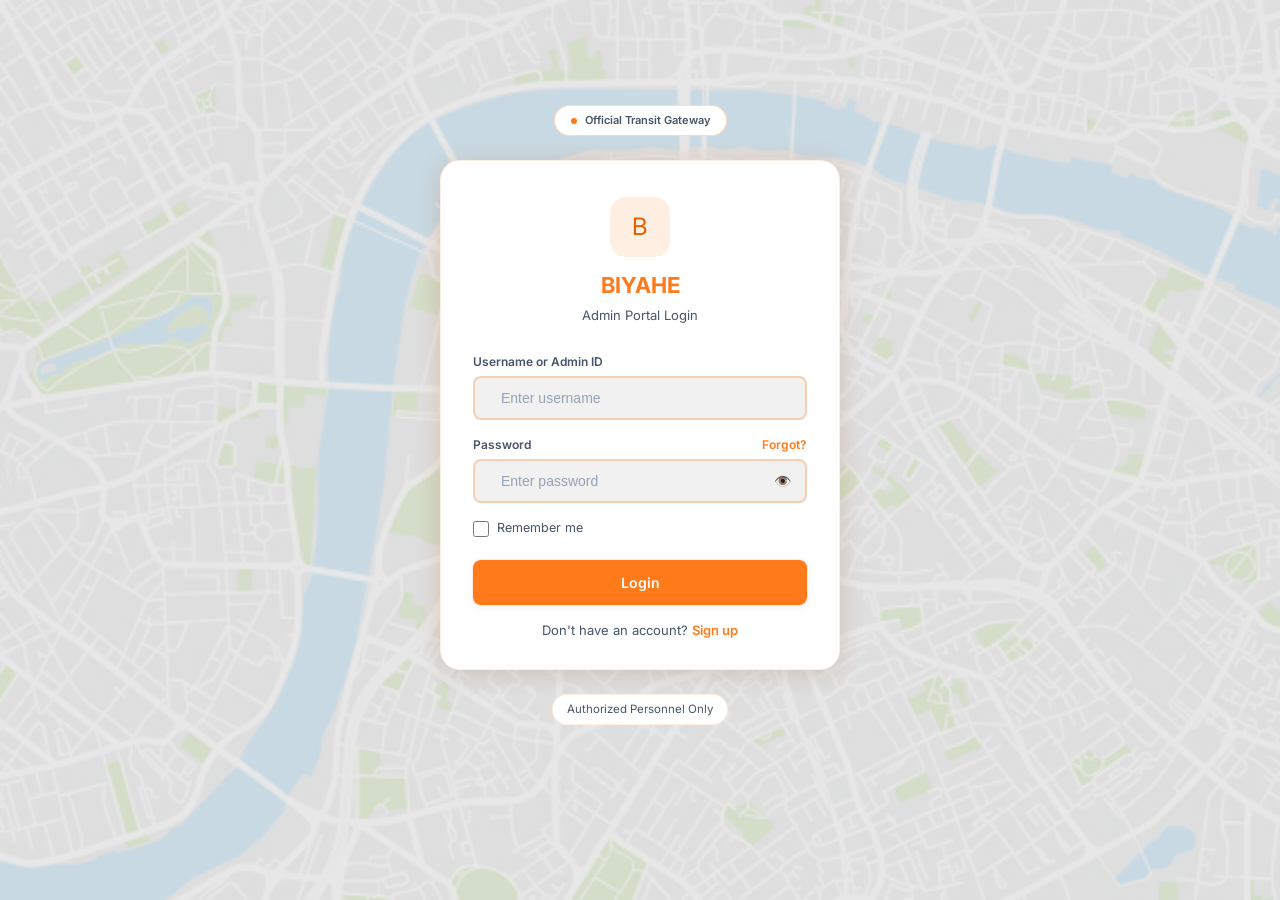
<file: admin/index.html>
<!DOCTYPE html>
<html lang="en">
<head>
  <meta charset="UTF-8" />
  <meta name="viewport" content="width=device-width, initial-scale=1.0" />
  <title>BIYAHE — Login</title>
  <link rel="preconnect" href="https://fonts.googleapis.com" />
  <link href="https://fonts.googleapis.com/css2?family=Sora:wght@600;700;800&family=Inter:wght@400;500;600;700&display=swap" rel="stylesheet" />
  <link rel="stylesheet" href="base.css"/>
  <link rel="stylesheet" href="auth.css"/>
</head>
<body>
<div class="center-shell">
  <div class="pill"><span class="dot"></span> Official Transit Gateway</div>

  <div class="login-card">
    <div class="login-head">
      <div class="login-mark"><p>B</p></div>
      <div class="login-title">BIYAHE</div>
      <p class="sub">Admin Portal Login</p>
    </div>

    <form class="login-form" id="loginForm" onsubmit="return handleLogin(event)">
      <div id="errorMsg" class="error-msg">⚠️ Invalid username or password. Please try again.</div>
      <div id="successMsg" class="success-msg"> Login successful! Redirecting...</div>

      <div class="field">
        <label for="username">Username or Admin ID</label>
        <div class="input-wrap">
          <span class="icon"></span>
          <input type="text" id="username" name="username" placeholder="Enter username" autocomplete="username" required />
        </div>
      </div>

      <div class="field">
        <label for="password">Password <a class="link" href="forgot-password.html">Forgot?</a></label>
        <div class="input-wrap">
          <span class="icon"></span>
          <input type="password" id="password" name="password" placeholder="Enter password" autocomplete="current-password" required />
          <button type="button" class="pw-toggle" onclick="togglePassword('password', this)">👁️</button>
        </div>
      </div>

      <div class="login-row-between">
        <label class="remember"><input type="checkbox" id="remember" />Remember me</label>
      </div>

      <button type="submit" class="btn-primary" id="loginBtn">
        <span>Login</span>
        <div class="loading-spinner"></div>
      </button>
    </form>

    <p class="form-foot">Don't have an account? <a href="signup.html">Sign up</a></p>
  </div>

  <div class="trust-strip">
    <span class="trust-line"> Authorized Personnel Only</span>
  </div>
</div>

<script>

(function() {
  const savedTheme = localStorage.getItem('biyahe-theme') || 'light';
  document.documentElement.setAttribute('data-theme', savedTheme);
})();

function togglePassword(fieldId, btn) {
  const input = document.getElementById(fieldId);
  const isHidden = input.type === 'password';
  input.type = isHidden ? 'text' : 'password';
  btn.textContent = isHidden ? '🙈' : '👁️';
}

function handleLogin(event) {
  event.preventDefault();

  const username = document.getElementById('username').value.trim();
  const password = document.getElementById('password').value;
  const errorMsg = document.getElementById('errorMsg');
  const successMsg = document.getElementById('successMsg');
  const form = document.getElementById('loginForm');
  const btn = document.getElementById('loginBtn');

  errorMsg.classList.remove('show');
  successMsg.classList.remove('show');

  form.classList.add('submitting');
  btn.disabled = true;

  fetch('../admin_login.php', {
    method: 'POST',
    credentials: 'include', // sends/receives the PHP session cookie
    headers: { 'Content-Type': 'application/json' },
    body: JSON.stringify({ username, password })
  })
    .then(res => res.json())
    .then(result => {
      if (result.success) {
        successMsg.classList.add('show');

        if (document.getElementById('remember').checked) {
          localStorage.setItem('biyahe_user', username); // remembers username only, never the password
        } else {
          localStorage.removeItem('biyahe_user');
        }

        setTimeout(() => {
          window.location.href = 'dashboard.html';
        }, 1200);
      } else {
        errorMsg.textContent = '⚠️ ' + (result.message || 'Invalid username or password.');
        errorMsg.classList.add('show');
        form.classList.remove('submitting');
        btn.disabled = false;
      }
    })
    .catch(() => {
      errorMsg.textContent = '⚠️ Something went wrong. Please try again.';
      errorMsg.classList.add('show');
      form.classList.remove('submitting');
      btn.disabled = false;
    });

  return false;
}

document.addEventListener('DOMContentLoaded', function() {
  const remembered = localStorage.getItem('biyahe_user');
  if (remembered) {
    document.getElementById('username').value = remembered;
    document.getElementById('remember').checked = true;
  }
});
</script>

</body>
</html>
</file>
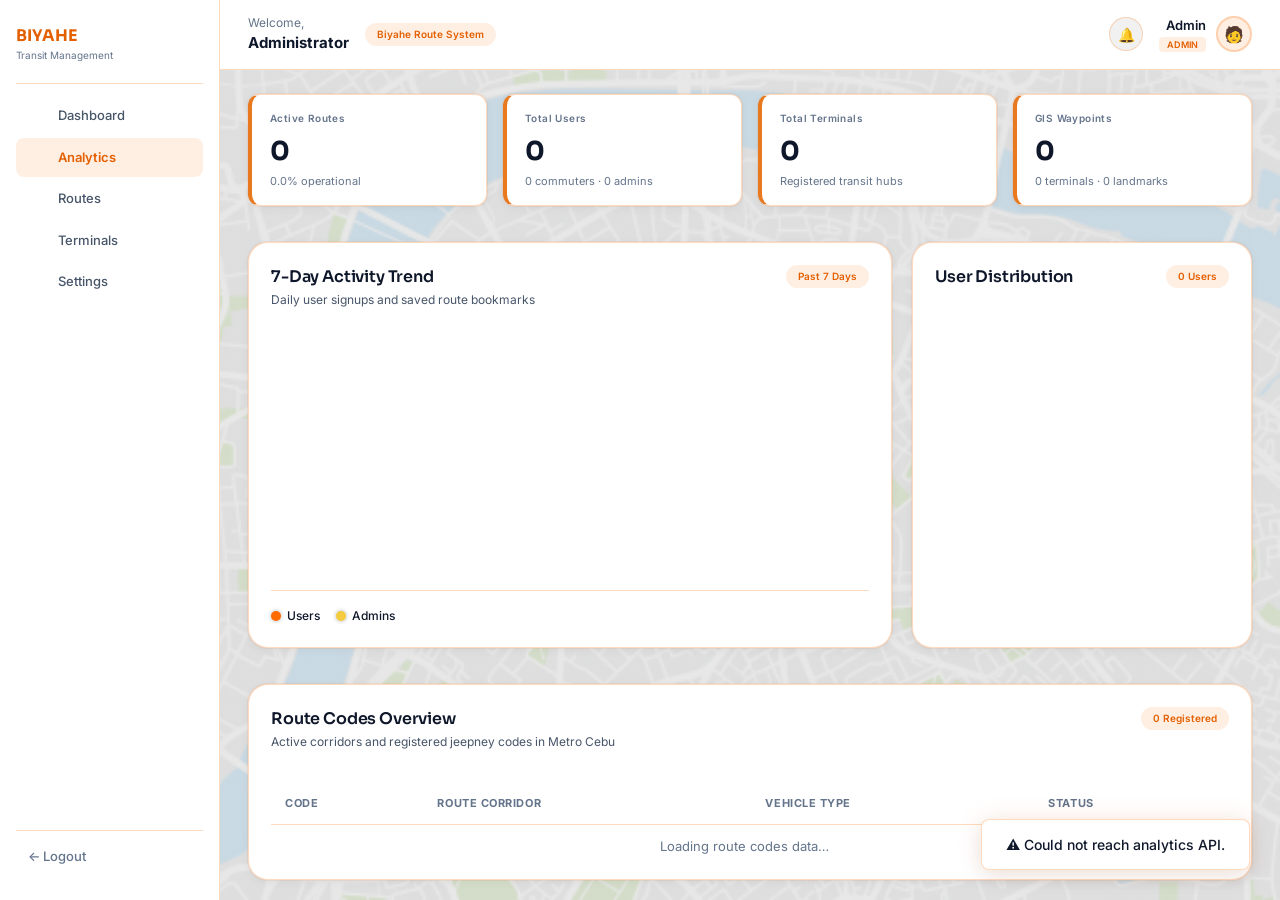
<file: admin/analytics.html>
<!DOCTYPE html>
<html lang="en">
<head>
  <meta charset="UTF-8" />
  <meta name="viewport" content="width=device-width, initial-scale=1.0" />
  <title>BIYAHE — Analytics</title>
  <link rel="preconnect" href="https://fonts.googleapis.com" />
  <link href="https://fonts.googleapis.com/css2?family=Sora:wght@600;700;800&family=Inter:wght@400;500;600;700&display=swap" rel="stylesheet" />
  <link rel="stylesheet" href="base.css" />
  <link rel="stylesheet" href="app_shell.css" />
  <link rel="stylesheet" href="analytics.css" />
</head>
<body>

<div class="app-shell">
  <aside class="sidebar">
    <div class="sidebar-brand">
      <div>
        <p class="brand-name-sm">BIYAHE</p>
        <span class="brand-sub">Transit Management</span>
      </div>
    </div>
    <nav class="side-nav">
      <a href="dashboard.html" class="side-link"><span class="side-icon"></span>Dashboard</a>
      <a href="analytics.html" class="side-link is-active"><span class="side-icon"></span>Analytics</a>
      <a href="routes.html" class="side-link"><span class="side-icon"></span>Routes</a>
      <a href="terminals.html" class="side-link"><span class="side-icon"></span>Terminals</a>
      <a href="settings.html" class="side-link"><span class="side-icon"></span>Settings</a>
    </nav>
    <a href="index.html" class="side-logout">← Logout</a>
  </aside>

  <div class="app-main">
    <header class="topbar">
      <div class="topbar-welcome">
        <span class="lead">Welcome,</span>
        <strong id="topbarWelcomeName">Administrator</strong>
      </div>
      <span class="region-badge">Biyahe Route System</span>

      <button class="icon-btn" onclick="loadAnalytics(true)">🔔</button>
      <a href="settings.html" class="admin-chip">
        <div>
          <p class="admin-name" id="topbarAdminName">Admin</p>
          <span class="admin-role">ADMIN</span>
        </div>
        <div class="avatar-circle">🧑</div>
      </a>
    </header>

    <main class="dash-content">
      <!-- Stat Cards -->
      <section class="stat-row">
        <div class="stat-card fade-in delay-1">
          <p class="stat-label">Active Routes</p>
          <p class="stat-value" id="stat-active-routes">0</p>
          <p class="stat-note" id="stat-active-note">0.0% operational</p>
        </div>
        <div class="stat-card fade-in delay-2">
          <p class="stat-label">Total Users</p>
          <p class="stat-value" id="stat-total-people">0</p>
          <p class="stat-note" id="stat-user-note">0 commuters · 0 admins</p>
        </div>
        <div class="stat-card fade-in delay-3">
          <p class="stat-label">Total Terminals</p>
          <p class="stat-value" id="stat-terminals">0</p>
          <p class="stat-note">Registered transit hubs</p>
        </div>
        <div class="stat-card fade-in delay-4">
          <p class="stat-label">GIS Waypoints</p>
          <p class="stat-value" id="stat-waypoints">0</p>
          <p class="stat-note" id="stat-gis-note">0 terminals · 0 landmarks</p>
        </div>
      </section>

      <!-- Trends and User Distribution Split Row -->
      <div class="dash-grid analytics-split">
        <!-- 7-Day Trend Section -->
        <div class="panel fade-in delay-2">
          <div class="panel-head">
            <div>
              <h3>7-Day Activity Trend</h3>
              <p class="sub">Daily user signups and saved route bookmarks</p>
            </div>
            <span class="tag-pill">Past 7 Days</span>
          </div>

          <div class="chart-panel-body">
            <div class="bar-chart-container" id="trendBarChart">
              <!-- Dynamically populated bars -->
            </div>
          </div>

          <div class="map-legend" style="margin-top: 16px;">
            <span><span class="legend-dot" style="background:#ff6b00; border-radius: 50%;"></span>Users</span>
            <span><span class="legend-dot" style="background:#f5cb3f; border-radius: 50%;"></span>Admins</span>
          </div>
        </div>

        <!-- User Distribution Section -->
        <div class="panel fade-in delay-3">
          <div class="panel-head">
            <h3>User Distribution</h3>
            <span class="tag-pill" id="total-users-pill">0 Users</span>
          </div>
          <div class="user-dist-list" id="userDistributionContainer">
            <!-- Dynamically populated user breakdown -->
          </div>
        </div>
      </div>

      <!-- Route Codes Overview Panel -->
      <div class="panel fade-in delay-4">
        <div class="panel-head">
          <div>
            <h3> Route Codes Overview</h3>
            <p class="sub">Active corridors and registered jeepney codes in Metro Cebu</p>
          </div>
          <span class="tag-pill" id="table-routes-pill">0 Registered</span>
        </div>

        <div class="route-table-wrapper">
          <table class="analytics-table">
            <thead>
              <tr>
                <th>Code</th>
                <th>Route Corridor</th>
                <th>Vehicle Type</th>
                <th>Status</th>
              </tr>
            </thead>
            <tbody id="routesTableBody">
              <tr>
                <td colspan="4" style="text-align: center; color: var(--text-muted);">Loading route codes data…</td>
              </tr>
            </tbody>
          </table>
        </div>
      </div>

    </main>
  </div>
</div>

<script>
let cachedRoutes = [];

(function() {
  const savedTheme = localStorage.getItem('biyahe-theme') || 'light';
  document.documentElement.setAttribute('data-theme', savedTheme);
})();

async function fetchAdminProfile() {
  try {
    const res = await fetch('../admin_profile.php', { credentials: 'include' });
    if (res.status === 401) {
      window.location.href = 'login.html';
      return;
    }
    const data = await res.json();
    if (data.success && data.admin) {
      const username = data.admin.username;
      const welcomeNameEl = document.getElementById('topbarWelcomeName');
      const adminNameEl = document.getElementById('topbarAdminName');
      
      if (welcomeNameEl) welcomeNameEl.textContent = username;
      if (adminNameEl) adminNameEl.textContent = username;
    }
  } catch (err) {
    console.error('Failed to load admin profile:', err);
  }
}

async function loadAnalytics(isManualRefresh) {
  try {
    const res = await fetch('../analytics.php', { credentials: 'include' });

    if (res.status === 401) {
      window.location.href = 'login.html';
      return;
    }

    const data = await res.json();

    if (!data.success) {
      showToast('⚠️ ' + (data.message || 'Failed to load analytics data.'));
      return;
    }

    renderStats(data.stats, data.user_distribution);
    renderUserDistribution(data.user_distribution, data.stats.total_people);
    renderTrendChart(data.trend);

    fetchRouteCodes();

    if (isManualRefresh) {
      showToast('📊 Analytics updated!');
    }
  } catch (err) {
    console.error('Analytics fetch failed:', err);
    showToast('⚠️ Could not reach analytics API.');
  }
}

async function fetchRouteCodes() {
  try {
    const res = await fetch('../routes.php', { credentials: 'include' });
    const data = await res.json();
    
    if (data.success && Array.isArray(data.routes)) {
      cachedRoutes = data.routes;
      renderRouteCodesTable(cachedRoutes);
    } else if (Array.isArray(data)) {
      cachedRoutes = data;
      renderRouteCodesTable(cachedRoutes);
    } else {
      renderRouteCodesTable([]);
    }
  } catch (err) {
    console.error('Failed to fetch route codes:', err);
    document.getElementById('routesTableBody').innerHTML = 
      '<tr><td colspan="4" style="text-align:center; color: var(--text-muted);">Could not load route codes table.</td></tr>';
  }
}

function renderStats(stats, userDist) {
  document.getElementById('stat-active-routes').textContent = stats.active_routes.toLocaleString();
  document.getElementById('stat-active-note').textContent = `${stats.active_route_pct}% active (${stats.inactive_routes} inactive)`;
  document.getElementById('stat-total-people').textContent = stats.total_people.toLocaleString();
  document.getElementById('stat-user-note').textContent = `${(userDist.commuters || 0).toLocaleString()} commuters · ${(userDist.admins || 0).toLocaleString()} admins`;
  document.getElementById('stat-terminals').textContent = stats.total_terminals.toLocaleString();
  document.getElementById('stat-waypoints').textContent = stats.total_waypoints.toLocaleString();
  document.getElementById('stat-gis-note').textContent = `${stats.total_terminals} terminals · ${stats.total_landmarks} landmarks`;
}

function renderUserDistribution(userDist, totalUsers) {
  const container = document.getElementById('userDistributionContainer');
  document.getElementById('total-users-pill').textContent = `${totalUsers.toLocaleString()} Users`;

  if (!totalUsers || totalUsers === 0) {
    container.innerHTML = '<p class="sub" style="text-align:center;">No users registered.</p>';
    return;
  }

  const commuters = userDist.commuters || 0;
  const admins = userDist.admins || 0;
  const drivers = userDist.drivers || 0;

  const C = 251.327;

  const commuterPct = commuters / totalUsers;
  const adminPct = admins / totalUsers;
  const driverPct = drivers / totalUsers;

  const commuterDash = commuterPct * C;
  const adminDash = adminPct * C;
  const driverDash = driverPct * C;

  container.innerHTML = `
    <div class="pie-chart-body">
      <div class="pie-chart-wrapper">
        <svg class="pie-svg" viewBox="0 0 100 100">
          <circle cx="50" cy="50" r="40" stroke="var(--bg-soft)" stroke-width="24" fill="none" />
          
          <circle class="pie-segment commuters" cx="50" cy="50" r="40"
            stroke-dasharray="${commuterDash} ${C - commuterDash}"
            stroke-dashoffset="0" />

          <circle class="pie-segment admins" cx="50" cy="50" r="40"
            stroke-dasharray="${adminDash} ${C - adminDash}"
            stroke-dashoffset="-${commuterDash}" />

          ${driverPct > 0 ? `
          <circle class="pie-segment drivers" cx="50" cy="50" r="40"
            stroke-dasharray="${driverDash} ${C - driverDash}"
            stroke-dashoffset="-${commuterDash + adminDash}" />
          ` : ''}
        </svg>

        <div class="pie-center-label">
          <div class="pie-center-value">${totalUsers}</div>
          <div class="pie-center-text">Total</div>
        </div>
      </div>

      <div class="pie-legend-list">
        <div class="pie-legend-item">
          <div class="pie-legend-info">
            <span class="pie-legend-dot commuters"></span>
            <span class="pie-legend-label">Users</span>
          </div>
          <span class="pie-legend-val">${commuters} (${(commuterPct * 100).toFixed(1)}%)</span>
        </div>

        <div class="pie-legend-item">
          <div class="pie-legend-info">
            <span class="pie-legend-dot admins"></span>
            <span class="pie-legend-label">Admins</span>
          </div>
          <span class="pie-legend-val">${admins} (${(adminPct * 100).toFixed(1)}%)</span>
        </div>

        ${drivers > 0 ? `
        <div class="pie-legend-item">
          <div class="pie-legend-info">
            <span class="pie-legend-dot drivers"></span>
            <span class="pie-legend-label">Drivers</span>
          </div>
          <span class="pie-legend-val">${drivers} (${(driverPct * 100).toFixed(1)}%)</span>
        </div>
        ` : ''}
      </div>
    </div>
  `;
}

function renderTrendChart(trend) {
  const container = document.getElementById('trendBarChart');
  container.innerHTML = '';

  const maxVal = Math.max(...trend.signups, ...trend.saved_routes, 1);

  trend.labels.forEach((label, i) => {
    const signupVal = trend.signups[i] || 0;
    const savedVal = trend.saved_routes[i] || 0;

    const signupHeight = Math.max(Math.round((signupVal / maxVal) * 100), 4);
    const savedHeight = Math.max(Math.round((savedVal / maxVal) * 100), 4);

    const group = document.createElement('div');
    group.className = 'bar-group';
    group.innerHTML = `
      <div class="bar-stack">
        <div class="bar signups" style="height: ${signupHeight}%;" title="Signups: ${signupVal}"></div>
        <div class="bar saved" style="height: ${savedHeight}%;" title="Saved: ${savedVal}"></div>
      </div>
      <span class="bar-label">${escapeHtml(label)}</span>
    `;
    container.appendChild(group);
  });
}

function renderRouteCodesTable(routes) {
  const tbody = document.getElementById('routesTableBody');
  document.getElementById('table-routes-pill').textContent = `${routes.length} Registered`;

  if (!routes || routes.length === 0) {
    tbody.innerHTML = '<tr><td colspan="4" style="text-align: center; color: var(--text-muted);">No route codes found.</td></tr>';
    return;
  }

  tbody.innerHTML = routes.map(r => {
    const code = r.route_code || r.code || 'N/A';
    const origin = r.origin_terminal_name || r.origin || 'Origin';
    const dest = r.destination_terminal_name || r.destination || 'Destination';
    const type = r.vehicle_type || 'Standard';
    const isActive = r.is_active == 1 || r.is_active === true;

    return `
      <tr>
        <td><span class="route-code-badge">${escapeHtml(code)}</span></td>
        <td><strong>${escapeHtml(origin)}</strong> ➔ <strong>${escapeHtml(dest)}</strong></td>
        <td>${escapeHtml(type)}</td>
        <td>
          <span class="status-badge ${isActive ? 'active' : 'inactive'}">
            <span class="dot"></span>${isActive ? 'Active' : 'Inactive'}
          </span>
        </td>
      </tr>
    `;
  }).join('');
}

function filterRouteCodesTable() {
  const query = document.getElementById('routeCodeSearch').value.toLowerCase();
  const filtered = cachedRoutes.filter(r => {
    const code = (r.route_code || r.code || '').toLowerCase();
    const origin = (r.origin_terminal_name || r.origin || '').toLowerCase();
    const dest = (r.destination_terminal_name || r.destination || '').toLowerCase();
    const type = (r.vehicle_type || '').toLowerCase();
    return code.includes(query) || origin.includes(query) || dest.includes(query) || type.includes(query);
  });
  renderRouteCodesTable(filtered);
}

function escapeHtml(str) {
  const div = document.createElement('div');
  div.textContent = str ?? '';
  return div.innerHTML;
}

function showToast(message) {
  const container = document.getElementById('toastContainer') || (function() {
    const div = document.createElement('div');
    div.id = 'toastContainer';
    div.className = 'toast-container';
    document.body.appendChild(div);
    return div;
  })();

  const toast = document.createElement('div');
  toast.className = 'toast-item';
  toast.textContent = message;
  container.appendChild(toast);

  setTimeout(() => {
    toast.style.opacity = '0';
    toast.style.transform = 'translateX(100px)';
    setTimeout(() => toast.remove(), 400);
  }, 3000);
}

fetchAdminProfile();
loadAnalytics(false);
</script>

</body>
</html>
</file>
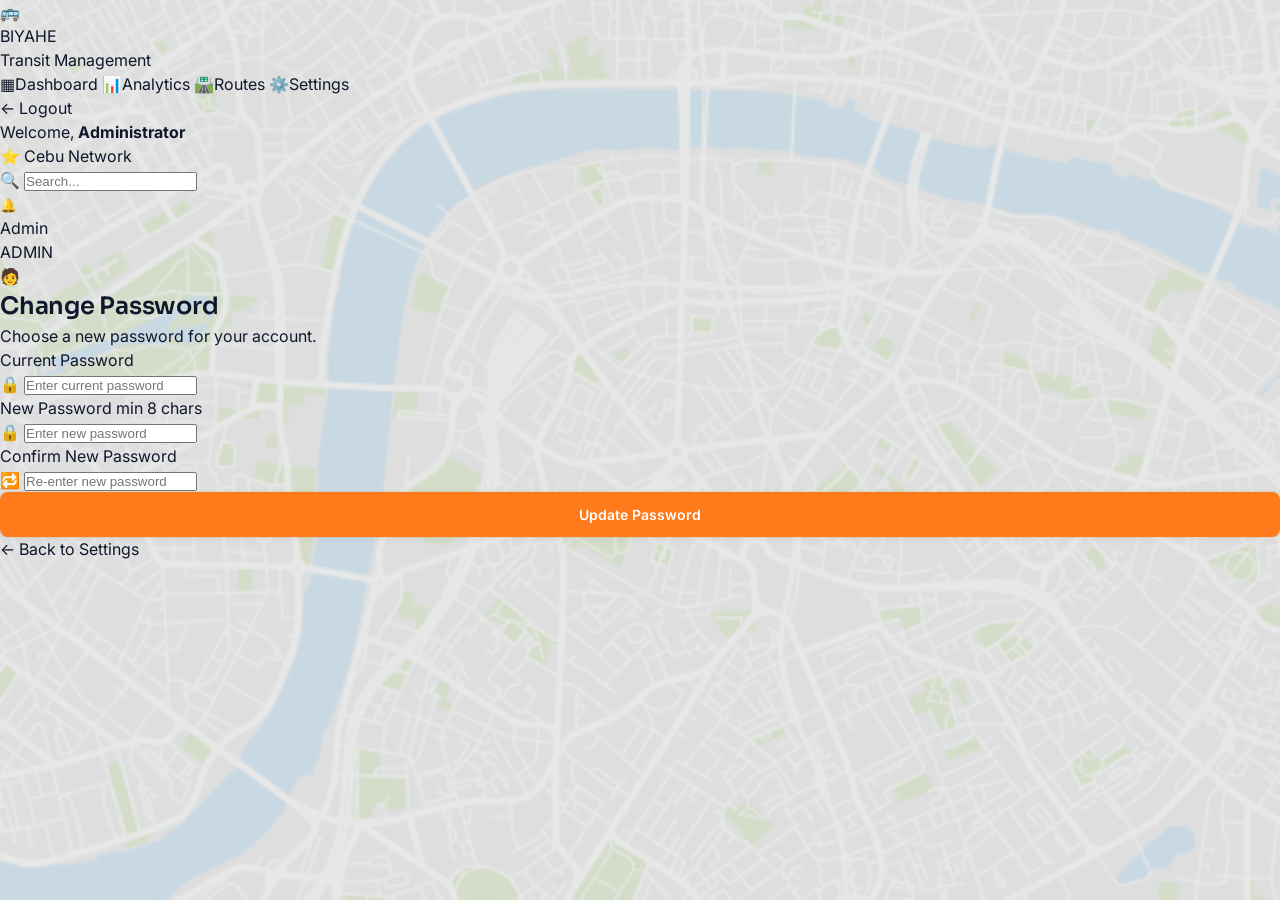
<file: admin/change-password.html>
<!DOCTYPE html>
<html lang="en">
<head>
  <meta charset="UTF-8" />
  <meta name="viewport" content="width=device-width, initial-scale=1.0" />
  <title>BIYAHE — Change Password</title>
  <link rel="preconnect" href="https://fonts.googleapis.com" />
  <link href="https://fonts.googleapis.com/css2?family=Sora:wght@600;700;800&family=Inter:wght@400;500;600;700&display=swap" rel="stylesheet" />
  <link rel="stylesheet" href="base.css" />
  <style>
    .change-form .btn-primary {
      position: relative;
      overflow: hidden;
    }
    .change-form .btn-primary::after {
      content: '';
      position: absolute;
      inset: 0;
      background: linear-gradient(90deg, transparent, rgba(255,255,255,0.2), transparent);
      transform: translateX(-100%);
      transition: transform 0.6s;
    }
    .change-form .btn-primary:hover::after {
      transform: translateX(100%);
    }
    .loading-spinner {
      display: none;
      width: 20px;
      height: 20px;
      border: 3px solid var(--brown-200);
      border-top-color: var(--brown-500);
      border-radius: 50%;
      animation: spin 0.8s linear infinite;
      margin: 0 auto;
    }
    .change-form.submitting .btn-primary span { display: none; }
    .change-form.submitting .loading-spinner { display: block; }
    .change-form .error-msg {
      display: none;
      background: #fef0ed;
      color: #d32f2f;
      padding: 10px 14px;
      border-radius: var(--radius-sm);
      font-size: 13px;
      margin-bottom: 16px;
      border-left: 3px solid #d32f2f;
    }
    .change-form .error-msg.show { display: block; animation: shake 0.5s ease; }
    .change-form .success-msg {
      display: none;
      background: #e8f5e9;
      color: #2e7d32;
      padding: 10px 14px;
      border-radius: var(--radius-sm);
      font-size: 13px;
      margin-bottom: 16px;
      border-left: 3px solid #2e7d32;
    }
    .change-form .success-msg.show { display: block; animation: fadeIn 0.4s ease; }
  </style>
</head>
<body>

<div class="app-shell">
  <aside class="sidebar">
    <div class="sidebar-brand">
      <div class="brand-mark-sm">🚌</div>
      <div>
        <p class="brand-name-sm">BIYAHE</p>
        <span class="brand-sub">Transit Management</span>
      </div>
    </div>
    <nav class="side-nav">
      <a href="dashboard.html" class="side-link"><span class="side-icon">▦</span>Dashboard</a>
      <a href="analytics.html" class="side-link"><span class="side-icon">📊</span>Analytics</a>
      <a href="routes.html" class="side-link"><span class="side-icon">🛣️</span>Routes</a>
      <a href="settings.html" class="side-link is-active"><span class="side-icon">⚙️</span>Settings</a>
    </nav>
    <a href="login.html" class="side-logout">← Logout</a>
  </aside>

  <div class="app-main">
    <header class="topbar">
      <div class="topbar-welcome">
        <span class="lead">Welcome,</span>
        <strong>Administrator</strong>
      </div>
      <span class="region-badge">⭐ Cebu Network</span>
      <div class="topbar-search">
        🔍 <input type="text" placeholder="Search..." />
      </div>
      <button class="icon-btn">🔔</button>
      <a href="settings.html" class="admin-chip">
        <div>
          <p class="admin-name">Admin</p>
          <span class="admin-role">ADMIN</span>
        </div>
        <div class="avatar-circle">🧑</div>
      </a>
    </header>

    <main class="dash-content" style="justify-content:center; flex:1;">
      <div class="change-password-card">
        <h2>Change Password</h2>
        <p class="sub">Choose a new password for your account.</p>

        <form class="change-form" id="changeForm" onsubmit="return handleChange(event)">
          <div id="changeError" class="error-msg">⚠️ Passwords do not match!</div>
          <div id="changeSuccess" class="success-msg">✅ Password changed successfully!</div>
          
          <div class="field">
            <label for="current">Current Password</label>
            <div class="input-wrap">
              <span class="icon">🔒</span>
              <input type="password" id="current" name="current_password" placeholder="Enter current password" autocomplete="current-password" required />
            </div>
          </div>

          <div class="field">
            <label for="new">New Password <span class="req">min 8 chars</span></label>
            <div class="input-wrap">
              <span class="icon">🔒</span>
              <input type="password" id="new" name="new_password" placeholder="Enter new password" autocomplete="new-password" minlength="8" required />
            </div>
          </div>

          <div class="field">
            <label for="confirm">Confirm New Password</label>
            <div class="input-wrap">
              <span class="icon">🔁</span>
              <input type="password" id="confirm" name="confirm_password" placeholder="Re-enter new password" autocomplete="new-password" minlength="8" required />
            </div>
          </div>

          <button type="submit" class="btn-primary" id="changeBtn">
            <span>Update Password</span>
            <div class="loading-spinner"></div>
          </button>
        </form>

        <p class="divider-note"><a href="settings.html">← Back to Settings</a></p>
      </div>
    </main>
  </div>
</div>

<script>
function handleChange(event) {
  event.preventDefault();
  
  const current = document.getElementById('current').value;
  const newPass = document.getElementById('new').value;
  const confirm = document.getElementById('confirm').value;
  const errorMsg = document.getElementById('changeError');
  const successMsg = document.getElementById('changeSuccess');
  const form = document.getElementById('changeForm');
  const btn = document.getElementById('changeBtn');
  
  errorMsg.classList.remove('show');
  successMsg.classList.remove('show');
  
  if (newPass !== confirm) {
    errorMsg.classList.add('show');
    return false;
  }
  
  if (newPass.length < 8) {
    errorMsg.textContent = '⚠️ Password must be at least 8 characters!';
    errorMsg.classList.add('show');
    return false;
  }
  
  form.classList.add('submitting');
  btn.disabled = true;
  
  setTimeout(() => {
    successMsg.classList.add('show');
    form.classList.remove('submitting');
    btn.disabled = false;
    
    setTimeout(() => {
      window.location.href = 'settings.html';
    }, 1500);
  }, 1200);
  
  return false;
}
</script>

</body>
</html>
</file>
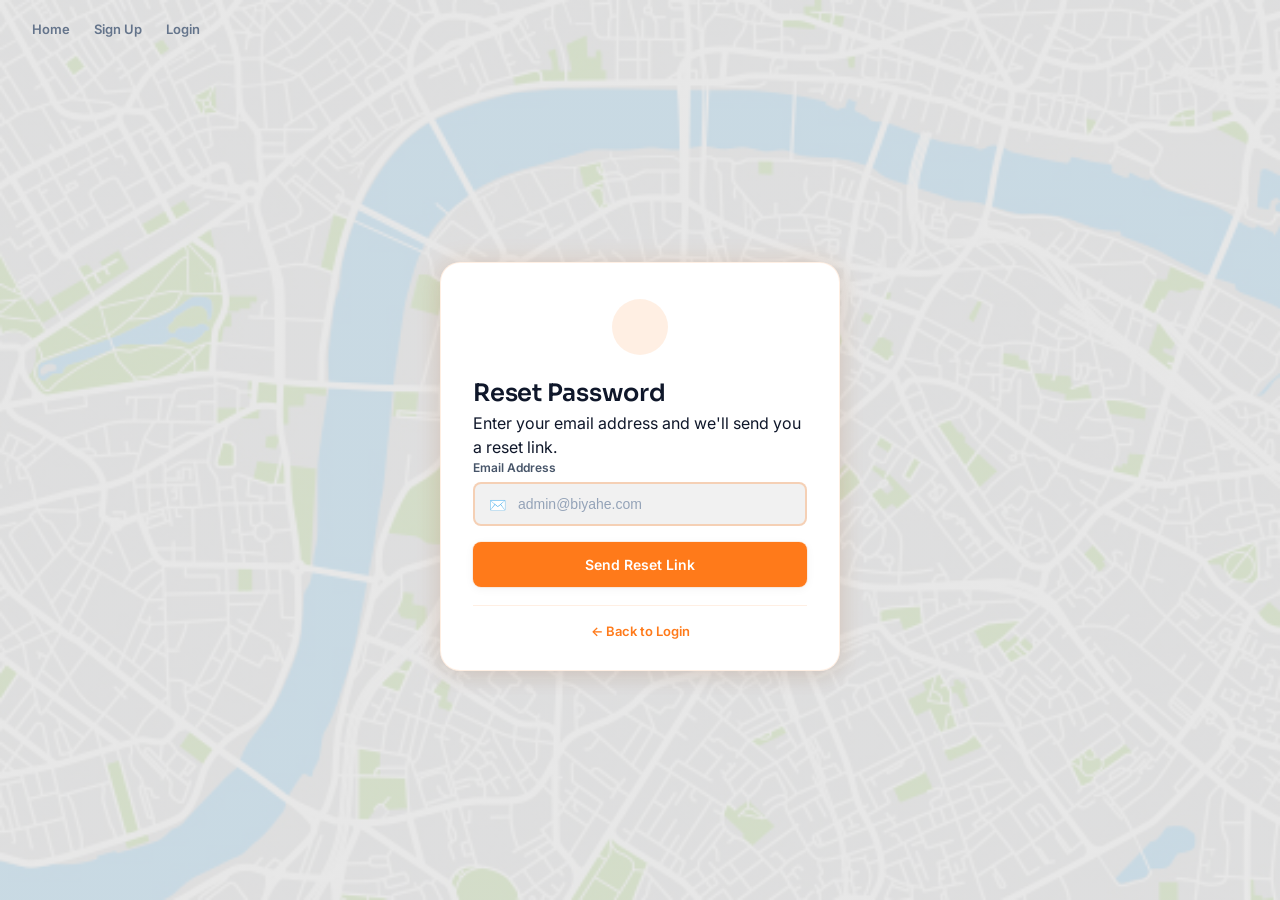
<file: admin/forgot-password.html>
<!DOCTYPE html>
<html lang="en">
<head>
  <meta charset="UTF-8" />
  <meta name="viewport" content="width=device-width, initial-scale=1.0" />
  <title>BIYAHE — Forgot Password</title>
  <link rel="preconnect" href="https://fonts.googleapis.com" />
  <link href="https://fonts.googleapis.com/css2?family=Sora:wght@600;700;800&family=Inter:wght@400;500;600;700&display=swap" rel="stylesheet" />
  <link rel="stylesheet" href="base.css"/>
  <link rel="stylesheet" href="auth.css"/>
  <style>
    .recovery-form .btn-primary {
      position: relative;
      overflow: hidden;
    }
    .recovery-form .btn-primary::after {
      content: '';
      position: absolute;
      inset: 0;
      background: linear-gradient(90deg, transparent, rgba(255,255,255,0.2), transparent);
      transform: translateX(-100%);
      transition: transform 0.6s;
    }
    .recovery-form .btn-primary:hover::after {
      transform: translateX(100%);
    }
    .loading-spinner {
      display: none;
      width: 20px;
      height: 20px;
      border: 3px solid var(--brown-200);
      border-top-color: var(--brown-500);
      border-radius: 50%;
      animation: spin 0.8s linear infinite;
      margin: 0 auto;
    }
    .recovery-form.submitting .btn-primary span { display: none; }
    .recovery-form.submitting .loading-spinner { display: block; }
    .recovery-form .success-msg {
      display: none;
      background: #e8f5e9;
      color: #2e7d32;
      padding: 10px 14px;
      border-radius: var(--radius-sm);
      font-size: 13px;
      margin-bottom: 16px;
      border-left: 3px solid #2e7d32;
    }
    .recovery-form .success-msg.show { display: block; animation: fadeIn 0.4s ease; }
  </style>
</head>
<body>

<nav class="wayfind">
  <a href="index.html">Home</a>
  <a href="signup.html">Sign Up</a>
  <a href="login.html">Login</a>
</nav>

<div class="recovery-shell">
  <div class="recovery-card">
    <div class="recovery-mark" style="width:56px; height:56px; border-radius:50%; margin:0 auto 20px; background:var(--brown-100);"></div>
    <h2>Reset Password</h2>
    <p class="sub">Enter your email address and we'll send you a reset link.</p>

    <form class="recovery-form" id="resetForm" onsubmit="return handleReset(event)">
      <div id="resetSuccess" class="success-msg">✅ Reset link sent! Check your email.</div>
      
      <div class="field">
        <label for="email">Email Address</label>
        <div class="input-wrap">
          <span class="icon">✉️</span>
          <input type="email" id="email" name="email" placeholder="admin@biyahe.com" autocomplete="email" required />
        </div>
      </div>

      <button type="submit" class="btn-primary" id="resetBtn">
        <span>Send Reset Link</span>
        <div class="loading-spinner"></div>
      </button>
    </form>

    <p class="divider-note"><a href="login.html">← Back to Login</a></p>
  </div>
</div>

<script>
function handleReset(event) {
  event.preventDefault();
  
  const form = document.getElementById('resetForm');
  const btn = document.getElementById('resetBtn');
  const successMsg = document.getElementById('resetSuccess');
  
  successMsg.classList.remove('show');
  form.classList.add('submitting');
  btn.disabled = true;
  
  setTimeout(() => {
    successMsg.classList.add('show');
    form.classList.remove('submitting');
    btn.disabled = false;
    
    setTimeout(() => {
      window.location.href = 'login.html';
    }, 2000);
  }, 1500);
  
  return false;
}
</script>

</body>
</html>
</file>
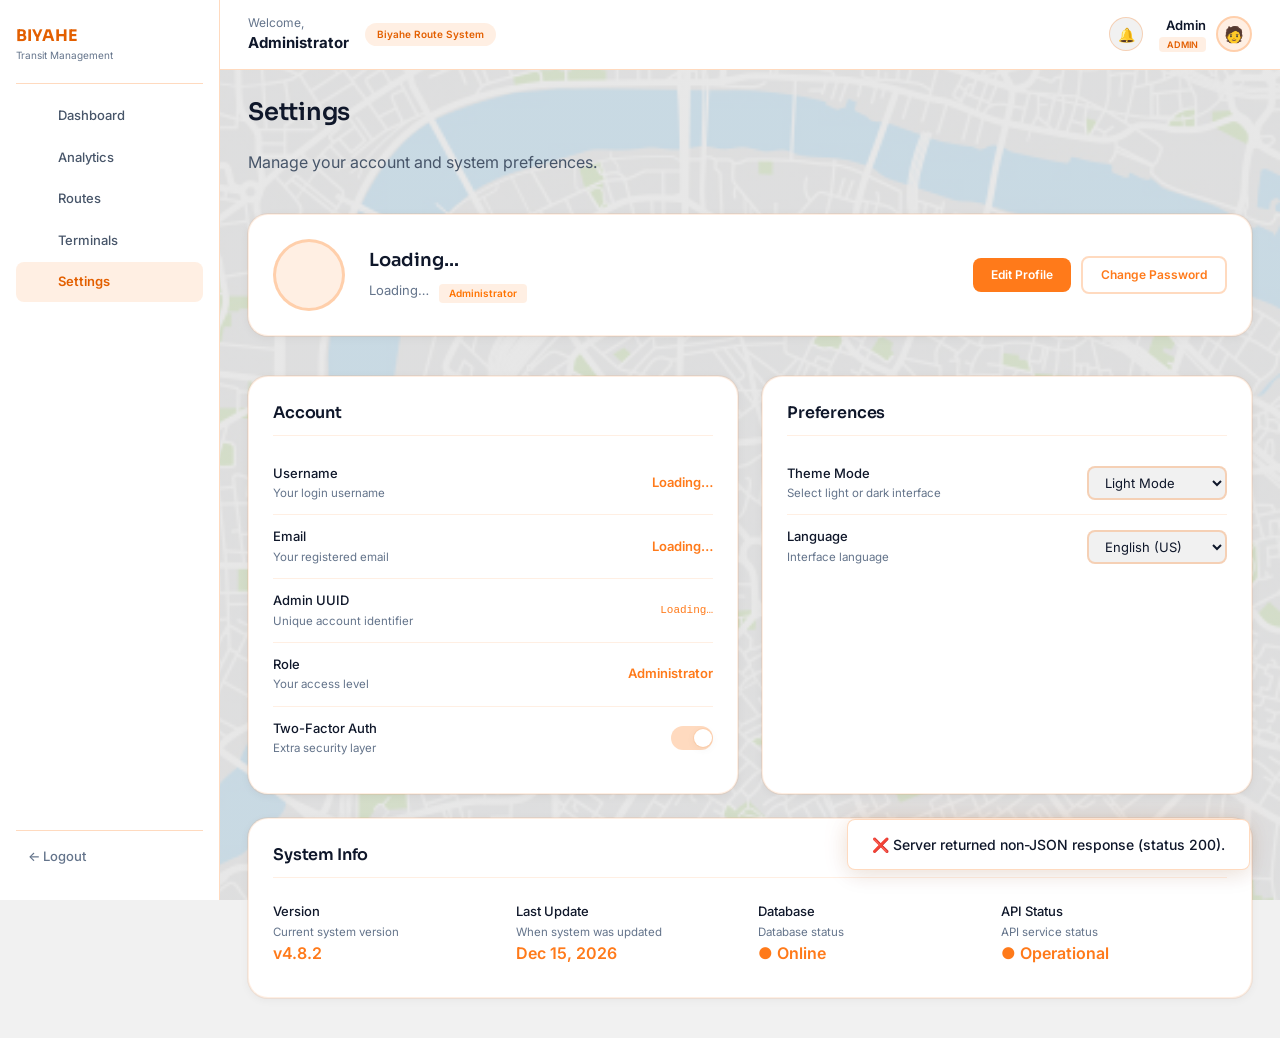
<file: admin/settings.html>
<!DOCTYPE html>
<html lang="en">
<head>
  <meta charset="UTF-8" />
  <meta name="viewport" content="width=device-width, initial-scale=1.0" />
  <title>BIYAHE — Settings</title>
  <link rel="preconnect" href="https://fonts.googleapis.com" />
  <link href="https://fonts.googleapis.com/css2?family=Sora:wght@600;700;800&family=Inter:wght@400;500;600;700&display=swap" rel="stylesheet" />
  <link rel="stylesheet" href="base.css"/>
  <link rel="stylesheet" href="app_shell.css"/>
  <link rel="stylesheet" href="settings.css"/>
</head>
<body>

<div class="app-shell">
  <!-- Sidebar -->
  <aside class="sidebar">
    <div class="sidebar-brand">
      <div>
        <p class="brand-name-sm">BIYAHE</p>
        <span class="brand-sub">Transit Management</span>
      </div>
    </div>
    <nav class="side-nav">
      <a href="dashboard.html" class="side-link"><span class="side-icon"></span>Dashboard</a>
      <a href="analytics.html" class="side-link"><span class="side-icon"></span>Analytics</a>
      <a href="routes.html" class="side-link"><span class="side-icon"></span>Routes</a>
      <a href="terminals.html" class="side-link"><span class="side-icon"></span>Terminals</a>
      <a href="settings.html" class="side-link is-active"><span class="side-icon"></span>Settings</a>
    </nav>
    <a href="index.html" class="side-logout">← Logout</a>
  </aside>

  <!-- Main -->
  <div class="app-main">
    <!-- Top Bar -->
    <header class="topbar">
      <div class="topbar-welcome">
        <span class="lead">Welcome,</span>
        <strong id="topbarWelcomeName">Administrator</strong>
      </div>
      <span class="region-badge">Biyahe Route System</span>
      <a href="#" class="icon-btn">🔔</a>
      <a href="settings.html" class="admin-chip">
        <div>
          <p class="admin-name" id="topbarAdminName">Admin</p>
          <span class="admin-role">ADMIN</span>
        </div>
        <div class="avatar-circle">🧑</div>
      </a>
    </header>

    <!-- Content -->
    <main class="dash-content">
      <h1 style="font-size:24px; margin-bottom:4px;">Settings</h1>
      <p style="color:var(--text-secondary); margin-bottom:24px;">Manage your account and system preferences.</p>

      <!-- EDIT TOGGLE CONTROL -->
      <input type="checkbox" id="editProfileToggle" class="profile-edit-toggle" />

      <!-- PROFILE CARD -->
      <div class="profile-card">
        <span class="edit-mode-label">EDIT MODE</span>
        <div class="avatar"></div>

        <div class="info">
          <!-- Name Group -->
          <div class="name-group display-field">
            <h3 id="profileNameDisplay">Loading…</h3>
          </div>
          <div class="name-group edit-field">
            <input type="text" id="profileNameInput" />
          </div>

          <!-- Email Group -->
          <div class="email-group display-field">
            <span class="email" id="profileEmailDisplay">Loading…</span>
            <span class="role">Administrator</span>
          </div>
          <div class="email-group edit-field">
            <input type="email" id="profileEmailInput" />
            <span class="role">Administrator</span>
          </div>
        </div>

        <!-- Actions -->
        <div class="actions">
          <label for="editProfileToggle" class="btn btn-edit">Edit Profile</label>
          <label for="editProfileToggle" class="btn btn-save" onclick="saveProfile()">Save Changes</label>
          <label for="editProfileToggle" class="btn btn-cancel" onclick="cancelProfileEdit()">✖ Cancel</label>
          <a href="change-password.html" class="btn btn-password">Change Password</a>
        </div>
      </div>

      <!-- SETTINGS GRID -->
      <div class="settings-grid">

        <!-- ACCOUNT SETTINGS -->
        <div class="settings-card">
          <h3> Account</h3>

          <!-- Username -->
          <div class="setting-item">
            <div>
              <div class="label">Username</div>
              <div class="desc">Your login username</div>
            </div>
            <span class="value display-field" id="settingUsername">Loading…</span>
            <div class="edit-field">
              <input type="text" id="settingUsernameInput" />
            </div>
          </div>

          <!-- Email -->
          <div class="setting-item">
            <div>
              <div class="label">Email</div>
              <div class="desc">Your registered email</div>
            </div>
            <span class="value display-field" id="settingEmail">Loading…</span>
            <div class="edit-field">
              <input type="email" id="settingEmailInput" />
            </div>
          </div>

          <!-- Admin UUID (Read-only) -->
          <div class="setting-item">
            <div>
              <div class="label">Admin UUID</div>
              <div class="desc">Unique account identifier</div>
            </div>
            <span class="value" id="settingUuid" style="font-family: monospace; font-size: 11px; font-weight: 500;">Loading…</span>
          </div>

          <!-- Role -->
          <div class="setting-item">
            <div>
              <div class="label">Role</div>
              <div class="desc">Your access level</div>
            </div>
            <span class="value">Administrator</span>
          </div>

          <!-- Two-Factor Auth -->
          <div class="setting-item">
            <div>
              <div class="label">Two-Factor Auth</div>
              <div class="desc">Extra security layer</div>
            </div>
            <label class="toggle">
              <input type="checkbox" checked />
              <span class="slider"></span>
            </label>
          </div>
        </div>

        <!-- PREFERENCES -->
        <div class="settings-card">
          <h3> Preferences</h3>

          <!-- Theme Preference -->
          <div class="setting-item">
            <div>
              <div class="label">Theme Mode</div>
              <div class="desc">Select light or dark interface</div>
            </div>
            <select id="themeSelect" onchange="changeTheme(this.value)">
              <option value="light">Light Mode</option>
              <option value="dark">Dark Mode</option>
            </select>
          </div>

          <!-- Language Preference -->
          <div class="setting-item">
            <div>
              <div class="label">Language</div>
              <div class="desc">Interface language</div>
            </div>
            <select>
              <option value="English (US)" selected>English (US)</option>
              <option value="Filipino">Filipino</option>
            </select>
          </div>
        </div>

        <!-- SYSTEM INFO -->
        <div class="settings-card" style="grid-column: 1 / -1; max-width: 100%;">
          <h3> System Info</h3>
          <div style="display: grid; grid-template-columns: repeat(auto-fit, minmax(180px, 1fr)); gap: 16px;">

            <div class="setting-item" style="border-bottom: none; flex-direction: column; align-items: flex-start; padding: 8px 0;">
              <div>
                <div class="label">Version</div>
                <div class="desc">Current system version</div>
              </div>
              <span class="value" style="font-size: 16px;">v4.8.2</span>
            </div>

            <div class="setting-item" style="border-bottom: none; flex-direction: column; align-items: flex-start; padding: 8px 0;">
              <div>
                <div class="label">Last Update</div>
                <div class="desc">When system was updated</div>
              </div>
              <span class="value" style="font-size: 16px;">Dec 15, 2026</span>
            </div>

            <div class="setting-item" style="border-bottom: none; flex-direction: column; align-items: flex-start; padding: 8px 0;">
              <div>
                <div class="label">Database</div>
                <div class="desc">Database status</div>
              </div>
              <span class="value status-online" style="font-size: 16px;">Online</span>
            </div>

            <div class="setting-item" style="border-bottom: none; flex-direction: column; align-items: flex-start; padding: 8px 0;">
              <div>
                <div class="label">API Status</div>
                <div class="desc">API service status</div>
              </div>
              <span class="value status-ok" style="font-size: 16px;">Operational</span>
            </div>

          </div>
        </div>

      </div>
    </main>
  </div>
</div>

<script>
let currentAdmin = { username: '', email: '', uuid: '' };

// Theme Management Functions
function initTheme() {
  const savedTheme = localStorage.getItem('biyahe-theme') || 'light';
  document.documentElement.setAttribute('data-theme', savedTheme);
  const themeSelect = document.getElementById('themeSelect');
  if (themeSelect) {
    themeSelect.value = savedTheme;
  }
}

function changeTheme(theme) {
  document.documentElement.setAttribute('data-theme', theme);
  localStorage.setItem('biyahe-theme', theme);
  showToast(`🎨 Theme switched to ${theme.charAt(0).toUpperCase() + theme.slice(1)} Mode`);
}

// Sync inputs whenever the user types in either input set
document.addEventListener('input', (e) => {
  if (e.target.id === 'profileNameInput') {
    document.getElementById('settingUsernameInput').value = e.target.value;
  } else if (e.target.id === 'settingUsernameInput') {
    document.getElementById('profileNameInput').value = e.target.value;
  } else if (e.target.id === 'profileEmailInput') {
    document.getElementById('settingEmailInput').value = e.target.value;
  } else if (e.target.id === 'settingEmailInput') {
    document.getElementById('profileEmailInput').value = e.target.value;
  }
});

function showToast(message) {
  const container = document.getElementById('toastContainer') || (function() {
    const div = document.createElement('div');
    div.id = 'toastContainer';
    div.className = 'toast-container';
    document.body.appendChild(div);
    return div;
  })();

  const toast = document.createElement('div');
  toast.className = 'toast-item';
  toast.textContent = message;
  container.appendChild(toast);

  setTimeout(() => {
    toast.style.opacity = '0';
    toast.style.transform = 'translateX(100px)';
    setTimeout(() => toast.remove(), 400);
  }, 3000);
}

async function loadProfile() {
  try {
    const res = await fetch('../admin_profile.php', { credentials: 'include' });

    if (res.status === 401) {
      window.location.href = 'login.html';
      return;
    }

    const raw = await res.text();
    let body;
    try {
      body = JSON.parse(raw);
    } catch (parseErr) {
      throw new Error(`Server returned non-JSON response (status ${res.status}).`);
    }

    if (!res.ok || body.success === false) {
      throw new Error(body.message || `Failed to load profile (status ${res.status}).`);
    }

    currentAdmin = { username: body.admin.username, email: body.admin.email, uuid: body.admin.admin_uuid };
    applyProfileToDom();
  } catch (err) {
    console.error('Load profile failed:', err);
    showToast(`❌ ${err.message}`);
  }
}

function applyProfileToDom() {
  document.getElementById('profileNameDisplay').textContent = currentAdmin.username;
  document.getElementById('profileNameInput').value = currentAdmin.username;

  document.getElementById('profileEmailDisplay').textContent = currentAdmin.email;
  document.getElementById('profileEmailInput').value = currentAdmin.email;

  document.getElementById('settingUsername').textContent = currentAdmin.username;
  if (document.getElementById('settingUsernameInput')) {
    document.getElementById('settingUsernameInput').value = currentAdmin.username;
  }

  document.getElementById('settingEmail').textContent = currentAdmin.email;
  if (document.getElementById('settingEmailInput')) {
    document.getElementById('settingEmailInput').value = currentAdmin.email;
  }

  document.getElementById('settingUuid').textContent = currentAdmin.uuid;
  document.getElementById('topbarWelcomeName').textContent = currentAdmin.username;
  document.getElementById('topbarAdminName').textContent = currentAdmin.username;
}

async function saveProfile() {
  const newUsername = document.getElementById('profileNameInput').value.trim();
  const newEmail = document.getElementById('profileEmailInput').value.trim();

  if (!newUsername || !newEmail) {
    showToast('⚠️ Username and email are required.');
    document.getElementById('editProfileToggle').checked = true;
    return;
  }

  try {
    const res = await fetch('../admin_profile.php', {
      method: 'PUT',
      headers: { 'Content-Type': 'application/json' },
      credentials: 'include',
      body: JSON.stringify({ username: newUsername, email: newEmail })
    });

    const raw = await res.text();
    let body;
    try {
      body = JSON.parse(raw);
    } catch (parseErr) {
      throw new Error(`Server returned non-JSON response (status ${res.status}).`);
    }

    if (!res.ok || body.success === false) {
      throw new Error(body.message || `Failed to update profile (status ${res.status}).`);
    }

    currentAdmin = { ...currentAdmin, username: body.admin.username, email: body.admin.email };
    applyProfileToDom();
    showToast('✅ Profile updated successfully!');
  } catch (err) {
    console.error('Save profile failed:', err);
    showToast(`❌ ${err.message}`);
    document.getElementById('editProfileToggle').checked = true;
  }
}

function cancelProfileEdit() {
  document.getElementById('profileNameInput').value = currentAdmin.username;
  document.getElementById('profileEmailInput').value = currentAdmin.email;
  if (document.getElementById('settingUsernameInput')) {
    document.getElementById('settingUsernameInput').value = currentAdmin.username;
  }
  if (document.getElementById('settingEmailInput')) {
    document.getElementById('settingEmailInput').value = currentAdmin.email;
  }
}

// Initialize Theme & Load Profile
initTheme();
loadProfile();
</script>

</body>
</html>
</file>
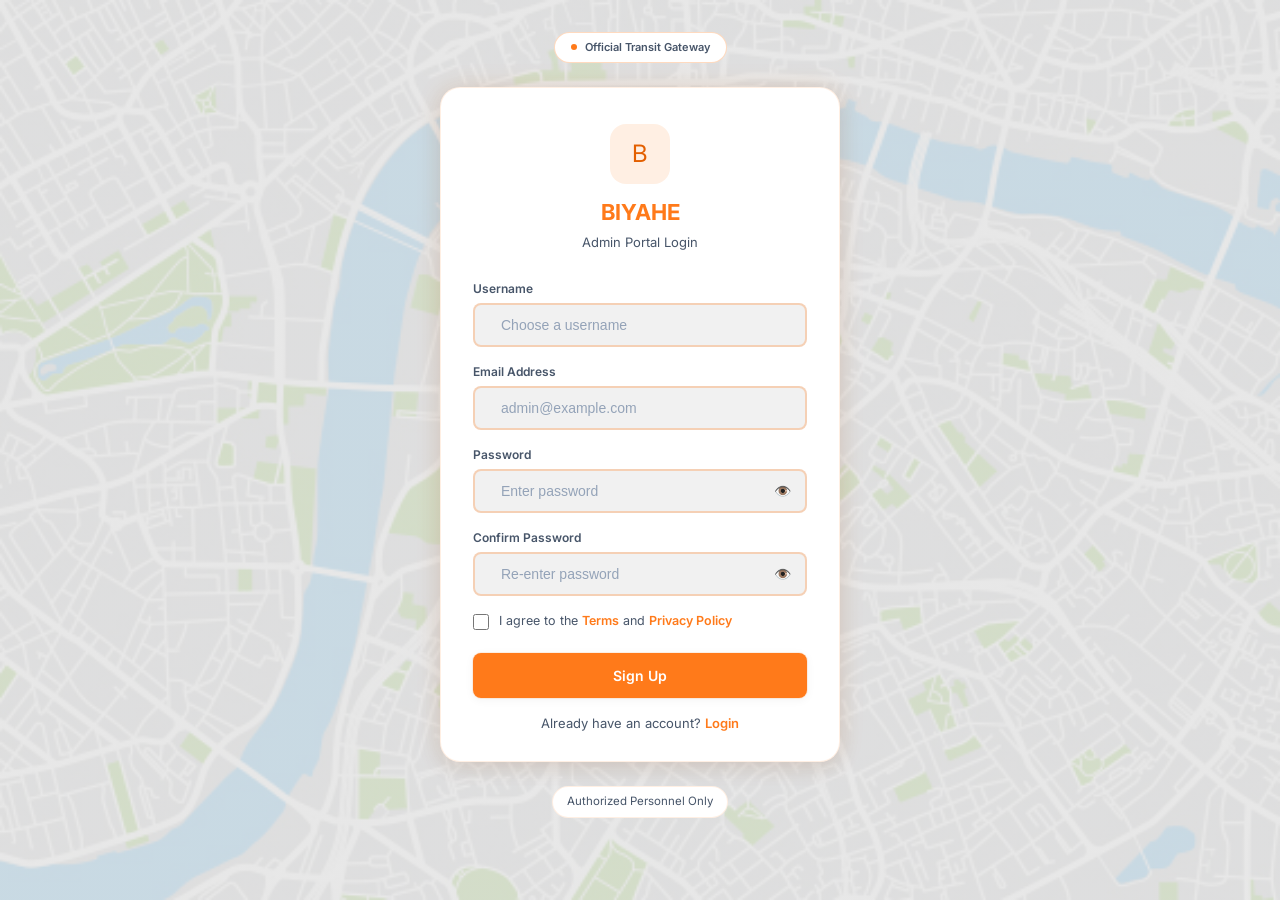
<file: admin/signup.html>
<!DOCTYPE html>
<html lang="en">
<head>
  <meta charset="UTF-8" />
  <meta name="viewport" content="width=device-width, initial-scale=1.0" />
  <title>BIYAHE — Sign Up</title>
  <link rel="preconnect" href="https://fonts.googleapis.com" />
  <link href="https://fonts.googleapis.com/css2?family=Sora:wght@600;700;800&family=Inter:wght@400;500;600;700&display=swap" rel="stylesheet" />
  <link rel="stylesheet" href="base.css"/>
  <link rel="stylesheet" href="auth.css"/>
</head>
<body>

<div class="center-shell">
  <div class="pill"><span class="dot"></span> Official Transit Gateway</div>

  <div class="login-card">
    <div class="login-head">
      <div class="login-mark"><p>B</p></div>
      <div class="login-title">BIYAHE</div>
      <p class="sub">Admin Portal Login</p>
    </div>

    <form class="login-form" id="signupForm" onsubmit="return handleSignup(event)">
      <div id="signupError" class="error-msg"></div>
      <div id="signupSuccess" class="success-msg"></div>

      <div class="field">
        <label for="username">Username</label>
        <div class="input-wrap">
          <span class="icon"></span>
          <input type="text" id="username" name="username" placeholder="Choose a username" autocomplete="username" required minlength="3" />
        </div>
      </div>

      <div class="field">
        <label for="email">Email Address</label>
        <div class="input-wrap">
          <span class="icon"></span>
          <input type="email" id="email" name="email" placeholder="admin@example.com" autocomplete="email" required />
        </div>
      </div>

      <div class="field">
        <label for="password">Password</label>
        <div class="input-wrap has-toggle">
          <span class="icon"></span>
          <input type="password" id="password" name="password" placeholder="Enter password" autocomplete="new-password" required />
          <button type="button" class="pw-toggle" onclick="togglePassword('password', this)">👁️</button>
        </div>
      </div>

      <div class="field">
        <label for="confirm">Confirm Password</label>
        <div class="input-wrap has-toggle">
          <span class="icon"></span>
          <input type="password" id="confirm" name="confirm_password" placeholder="Re-enter password" autocomplete="new-password" required />
          <button type="button" class="pw-toggle" onclick="togglePassword('confirm', this)">👁️</button>
        </div>
      </div>

      <div class="check-row">
        <input type="checkbox" id="agree" required />
        <label for="agree">I agree to the <a href="#">Terms</a> and <a href="#">Privacy Policy</a></label>
      </div>

      <button type="submit" class="btn-primary" id="signupBtn">
        <span>Sign Up</span>
        <div class="loading-spinner"></div>
      </button>
    </form>

    <p class="form-foot">Already have an account? <a href="index.html">Login</a></p>
  </div>

  <div class="trust-strip">
    <span class="trust-line"> Authorized Personnel Only</span>
  </div>
</div>

<script>
(function() {
  const savedTheme = localStorage.getItem('biyahe-theme') || 'light';
  document.documentElement.setAttribute('data-theme', savedTheme);
})();

function togglePassword(fieldId, btn) {
  const input = document.getElementById(fieldId);
  const isHidden = input.type === 'password';
  input.type = isHidden ? 'text' : 'password';
  btn.textContent = isHidden ? '🙈' : '👁️';
}

function handleSignup(event) {
  event.preventDefault();

  const username = document.getElementById('username').value.trim();
  const email = document.getElementById('email').value.trim();
  const password = document.getElementById('password').value;
  const confirm = document.getElementById('confirm').value;
  const errorMsg = document.getElementById('signupError');
  const successMsg = document.getElementById('signupSuccess');
  const form = document.getElementById('signupForm');
  const btn = document.getElementById('signupBtn');

  errorMsg.classList.remove('show');
  successMsg.classList.remove('show');

  if (password !== confirm) {
    errorMsg.textContent = '⚠️ Passwords do not match!';
    errorMsg.classList.add('show');
    return false;
  }

  form.classList.add('submitting');
  btn.disabled = true;

  fetch('../admin_signup.php', {
    method: 'POST',
    headers: { 'Content-Type': 'application/json' },
    body: JSON.stringify({
      username: username,
      email: email,
      password: password,
      confirm_password: confirm
    })
  })
    .then(res => res.json())
    .then(result => {
      if (result.success) {
        successMsg.textContent = '✅ ' + result.message + ' Redirecting...';
        successMsg.classList.add('show');
        setTimeout(() => {
          window.location.href = 'index.html';
        }, 1500);
      } else {
        errorMsg.textContent = '⚠️ ' + result.message;
        errorMsg.classList.add('show');
        form.classList.remove('submitting');
        btn.disabled = false;
      }
    })
    .catch(() => {
      errorMsg.textContent = '⚠️ Something went wrong. Please try again.';
      errorMsg.classList.add('show');
      form.classList.remove('submitting');
      btn.disabled = false;
    });

  return false;
}
</script>

</body>
</html>
</file>
<file: admin/base.css>
/* ============================================================
   BIYAHE — Shared Base Styles (Light / Dark Mode Support)
   Design tokens, resets, typography, buttons, animations, toast,
   and generic panel/tag-pill building blocks.
   Load this file FIRST on every page.
   ============================================================ */

/* ---------- DEFAULT (LIGHT THEME) ---------- */
:root {
  /* Main Canvas & Panel Surfaces */
  --bg-body: #f1f1f1;        /* Fallback off-white body canvas */
  --bg-body-overlay: rgba(221, 221, 221, 0.692); /* Light mode dark orange overlay */
  --bg-body-img: url('assets/light-bg.jpg'); /* SET LIGHT MODE IMAGE PATH HERE */

  --bg-panel: #ffffff;       /* Pure white card panel surface */
  --bg-card: #ffffff;
  --bg-soft: #fff7ed;        /* Soft orange-tinted hover container */
  --bg-hover: #ffedd5;       /* Hover highlight */

  /* Retained Biyahe Signature Warm Orange Accents */
  --brown-100: rgba(255, 122, 26, 0.12); /* Subtle orange border & pill fill */
  --brown-200: rgba(255, 122, 26, 0.28);
  --brown-300: #c4671f;
  --brown-400: #e8791f;
  --brown-500: #ff7a1a;      /* Primary Accent Orange */
  --brown-600: #e35f00;      /* Hover Accent Orange */
  --brown-700: #ff7a1a;

  /* Typography */
  --text-primary: #0f172a;   /* Slate 900 */
  --text-secondary: #475569; /* Slate 600 */
  --text-muted: #64748b;     /* Slate 500 */
  --text-light: #94a3b8;     /* Slate 400 */

  --white: #ffffff;

  /* Retained Original Shadow Definitions & Radii */
  --shadow-sm: 0 2px 10px rgba(0, 0, 0, 0.05), 0 0 0 1px rgba(255, 122, 26, 0.1);
  --shadow-md: 0 6px 22px rgba(0, 0, 0, 0.08), 0 0 26px rgba(255, 122, 26, 0.12);
  --radius-lg: 20px;
  --radius-md: 12px;
  --radius-sm: 8px;

  --font-display: "Sora", "Segoe UI", sans-serif;
  --font-body: "Inter", "Segoe UI", sans-serif;
}

/* ---------- ORIGINAL DARK THEME RESTORED ---------- */
[data-theme="dark"] {
  --bg-body: #1a1a1a;
  --bg-body-overlay: rgba(0, 0, 0, 0.849); /* Dark mode deep burnt-orange overlay */
  --bg-body-img: url('assets/light-bg.jpg'); /* SET DARK MODE IMAGE PATH HERE */

  --bg-panel: #151513;
  --bg-card: #17140f;
  --bg-soft: #1d1a15;
  --bg-hover: #262019;

  --brown-100: rgba(255, 122, 26, 0.14);
  --brown-200: rgba(255, 122, 26, 0.32);
  --brown-300: #c4671f;
  --brown-400: #e8791f;
  --brown-500: #ff7a1a;
  --brown-600: #e35f00;
  --brown-700: #ff9a4d;

  --text-primary: #f5ede4;
  --text-secondary: #c9b8a8;
  --text-muted: #8f7d6e;
  --text-light: #5c5148;

  --white: #ffffff;

  --shadow-sm: 0 2px 10px rgba(0, 0, 0, 0.45), 0 0 0 1px rgba(255, 122, 26, 0.04);
  --shadow-md: 0 6px 22px rgba(0, 0, 0, 0.6), 0 0 26px rgba(255, 122, 26, 0.08);
}

* {
  box-sizing: border-box;
  margin: 0;
  padding: 0;
}

html,
body {
  min-height: 100%;
  scroll-behavior: smooth;
}

body {
  font-family: var(--font-body);
  color: var(--text-primary);
  background-color: var(--bg-body);
  
  /* Dual-Theme Background Image with Dark Orange Overlay */
  background-image: linear-gradient(var(--bg-body-overlay), var(--bg-body-overlay)), var(--bg-body-img);
  background-repeat: no-repeat;
  background-position: center center;
  background-attachment: fixed;
  background-size: cover;

  line-height: 1.5;
  transition: background-color 0.3s ease, background-image 0.3s ease, color 0.3s ease;
}

h1, h2, h3, h4 {
  font-family: var(--font-display);
  font-weight: 600;
  color: var(--text-primary);
  letter-spacing: -0.01em;
  transition: color 0.3s ease;
}

a {
  color: inherit;
  text-decoration: none;
}

button {
  font-family: inherit;
  cursor: pointer;
  border: none;
  background: none;
}

/* ---------- Animations ---------- */
@keyframes fadeIn {
  from { opacity: 0; transform: translateY(10px); }
  to { opacity: 1; transform: translateY(0); }
}

@keyframes pulse {
  0%, 100% { opacity: 1; }
  50% { opacity: 0.5; }
}

.fade-in {
  animation: fadeIn 0.4s ease forwards;
}

.delay-1 { animation-delay: 0.1s; opacity: 0; }
.delay-2 { animation-delay: 0.2s; opacity: 0; }
.delay-3 { animation-delay: 0.3s; opacity: 0; }
.delay-4 { animation-delay: 0.4s; opacity: 0; }

/* ---------- Toast Notification ---------- */
.toast-container {
  position: fixed;
  bottom: 30px;
  right: 30px;
  z-index: 99999;
  display: flex;
  flex-direction: column;
  gap: 10px;
}

.toast-item {
  background: var(--bg-panel);
  color: var(--text-primary);
  padding: 14px 24px;
  border-radius: var(--radius-sm);
  border-left: 4px solid var(--brown-500);
  box-shadow: var(--shadow-md);
  font-weight: 500;
  font-size: 14px;
  animation: slideInRight 0.4s ease forwards;
  min-width: 250px;
  border: 1px solid var(--brown-200);
  transition: background 0.3s ease, color 0.3s ease;
}

@keyframes slideInRight {
  from { opacity: 0; transform: translateX(100px); }
  to { opacity: 1; transform: translateX(0); }
}

/* ---------- Wayfind Navigation (public pages) ---------- */
.wayfind {
  display: flex;
  gap: 24px;
  padding: 20px 32px 0;
}

.wayfind a {
  font-size: 13px;
  font-weight: 600;
  color: var(--text-muted);
  padding-bottom: 10px;
  border-bottom: 2px solid transparent;
  transition: color 0.2s, border-color 0.2s;
}

.wayfind a:hover {
  color: var(--text-secondary);
}

.wayfind a.is-active {
  color: var(--brown-600);
  border-bottom-color: var(--brown-500);
}

/* ---------- Generic Buttons ---------- */
.btn-primary {
  width: 100%;
  padding: 14px 20px;
  border-radius: var(--radius-sm);
  background: var(--brown-500);
  color: var(--white);
  font-weight: 600;
  font-size: 14px;
  transition: background 0.2s, transform 0.15s, box-shadow 0.2s;
  box-shadow: var(--shadow-sm);
  cursor: pointer;
}

.btn-primary:hover {
  background: var(--brown-600);
  transform: translateY(-2px);
  box-shadow: var(--shadow-md);
}

.btn-primary:active {
  transform: scale(0.97);
}

.btn-solid-sm {
  padding: 10px 20px;
  border-radius: var(--radius-sm);
  border: none;
  background: var(--brown-500);
  color: var(--white);
  font-size: 13px;
  font-weight: 600;
  white-space: nowrap;
  transition: background 0.2s, transform 0.15s, box-shadow 0.2s;
  cursor: pointer;
  box-shadow: var(--shadow-sm);
}

.btn-solid-sm:hover {
  background: var(--brown-600);
  transform: translateY(-2px);
  box-shadow: var(--shadow-md);
}

.btn-solid-sm:active {
  transform: scale(0.97);
}

/* ---------- Generic Panel & Tag Pill ---------- */
.panel {
  background: var(--bg-panel);
  border: 1px solid var(--brown-200);
  border-radius: var(--radius-lg);
  padding: 22px;
  box-shadow: var(--shadow-sm);
  transition: background 0.3s ease, border-color 0.3s ease, box-shadow 0.2s;
  display: flex;
  flex-direction: column;
  justify-content: space-between;
  height: 100%;
}

.panel:hover {
  box-shadow: var(--shadow-md);
}

.panel-head {
  display: flex;
  align-items: flex-start;
  justify-content: space-between;
  gap: 12px;
  margin-bottom: 16px;
  flex-wrap: wrap;
}

.panel-head h3 {
  font-size: 16px;
  font-weight: 600;
}

.panel-head .sub {
  font-size: 12px;
  color: var(--text-secondary);
  margin-top: 2px;
}

.tag-pill {
  font-size: 10px;
  font-weight: 600;
  padding: 4px 12px;
  border-radius: 999px;
  background: var(--brown-100);
  color: var(--brown-600);
  white-space: nowrap;
  transition: background 0.3s ease, color 0.3s ease;
}

/* ---------- Responsive ---------- */
@media (max-width: 600px) {
  .wayfind {
    padding: 14px 16px 0;
    gap: 16px;
  }
}

/* ---------- Global Motion Preference ---------- */
@media (prefers-reduced-motion: reduce) {
  * {
    animation-duration: 0.01ms !important;
    animation-iteration-count: 1 !important;
    transition-duration: 0.01ms !important;
  }
}
</file>
<file: admin/auth.css>
html, body {
    height: 100%;
    overflow: hidden;
    margin: 0;
}

.center-shell {
    min-height: 100vh;
}

.input-wrap.has-toggle input {
    padding-right: 4px;
}

.pw-toggle {
    background: none;
    border: none;
    padding: 0 14px 0 6px;
    color: var(--text-muted);
    font-size: 14px;
    cursor: pointer;
    line-height: 1;
}

.pw-toggle:hover {
    color: var(--text-secondary);
}

.center-shell,
.recovery-shell {
  display: flex;
  flex-direction: column;
  align-items: center;
  justify-content: center;
  min-height: calc(100vh - 70px);
  padding: 32px 20px;
}

.pill {
  display: inline-flex;
  align-items: center;
  gap: 8px;
  padding: 6px 16px;
  border-radius: 999px;
  background: var(--bg-panel);
  border: 1px solid var(--brown-200);
  font-size: 11px;
  font-weight: 600;
  color: var(--text-secondary);
  margin-bottom: 24px;
}

.pill .dot {
  width: 6px;
  height: 6px;
  border-radius: 50%;
  background: var(--brown-500);
  animation: pulse 2s infinite;
}

.login-card,
.recovery-card,
.form-card {
  width: 100%;
  max-width: 400px;
  background: var(--bg-panel);
  border-radius: var(--radius-lg);
  padding: 36px 32px 28px;
  box-shadow: var(--shadow-md);
  border: 1px solid var(--brown-100);
}

.login-head {
  text-align: center;
  margin-bottom: 28px;
}

.login-mark {
  width: 60px;
  height: 60px;
  border-radius: 16px;
  background: var(--brown-100);
  display: grid;
  place-items: center;
  font-size: 24px;
  margin: 0 auto 12px;
}

.login-title {
  font-size: 22px;
  font-weight: 700;
  color: var(--brown-700);
}

.badge-ops {
  font-size: 10px;
  font-weight: 600;
  color: var(--brown-500);
  background: var(--brown-100);
  padding: 2px 8px;
  border-radius: 4px;
  margin-left: 6px;
}

.login-head .sub {
  font-size: 13px;
  color: var(--text-secondary);
  margin-top: 4px;
}

.field {
  margin-bottom: 16px;
}

.field label {
  display: flex;
  justify-content: space-between;
  font-size: 12px;
  font-weight: 600;
  color: var(--text-secondary);
  margin-bottom: 5px;
}

.field label .req,
.field label .link {
  color: var(--brown-500);
  font-weight: 600;
}

.field label .link:hover {
  text-decoration: underline;
}

.input-wrap {
  display: flex;
  align-items: center;
  background: var(--bg-body);
  border: 2px solid var(--brown-200);
  border-radius: var(--radius-sm);
  transition: border-color 0.2s, box-shadow 0.2s;
}

.input-wrap:focus-within {
  border-color: var(--brown-400);
  box-shadow: 0 0 0 4px rgba(139, 107, 79, 0.12);
}

.input-wrap .icon {
  padding: 0 10px 0 14px;
  color: var(--text-muted);
  font-size: 14px;
}

.input-wrap input {
  flex: 1;
  background: transparent;
  border: none;
  outline: none;
  color: var(--text-primary);
  font-size: 14px;
  padding: 12px 12px 12px 2px;
  min-width: 0;
}

.input-wrap input::placeholder {
  color: var(--text-light);
}

.login-row-between {
  display: flex;
  align-items: center;
  justify-content: space-between;
  margin: 16px 0 22px;
}

.remember {
  display: flex;
  align-items: center;
  gap: 8px;
  font-size: 12.5px;
  color: var(--text-secondary);
  cursor: pointer;
}

.remember input {
  accent-color: var(--brown-500);
  width: 16px;
  height: 16px;
  cursor: pointer;
}

.tfa {
  font-size: 12px;
  font-weight: 600;
  color: var(--brown-500);
}

.check-row {
  display: flex;
  align-items: flex-start;
  gap: 10px;
  margin: 16px 0 22px;
}

.check-row input[type="checkbox"] {
  margin-top: 2px;
  accent-color: var(--brown-500);
  width: 16px;
  height: 16px;
  cursor: pointer;
}

.check-row label {
  font-size: 12.5px;
  color: var(--text-secondary);
  cursor: pointer;
}

.check-row a {
  color: var(--brown-500);
  font-weight: 600;
}

.check-row a:hover {
  text-decoration: underline;
}

.divider-note {
  text-align: center;
  margin-top: 18px;
  padding-top: 16px;
  border-top: 1px solid var(--brown-100);
  font-size: 13px;
  color: var(--text-secondary);
}

.divider-note a {
  color: var(--brown-500);
  font-weight: 600;
}

.divider-note a:hover {
  text-decoration: underline;
}

.form-foot {
  text-align: center;
  margin-top: 16px;
  font-size: 13px;
  color: var(--text-secondary);
}

.form-foot a {
  color: var(--brown-500);
  font-weight: 600;
}

.form-foot a:hover {
  text-decoration: underline;
}

.trust-strip {
  margin-top: 24px;
  text-align: center;
}

.trust-line {
  display: inline-flex;
  align-items: center;
  gap: 6px;
  font-size: 11.5px;
  color: var(--text-secondary);
  background: var(--bg-panel);
  border: 1px solid var(--brown-100);
  padding: 6px 14px;
  border-radius: 999px;
}

.trust-sub {
  margin-top: 8px;
  font-size: 10.5px;
  color: var(--text-muted);
}

/* ---------- Split Layout (Signup) ---------- */
.split-shell {
  display: flex;
  gap: 0;
  padding: 20px 32px 40px;
  min-height: calc(100vh - 70px);
}

.split-media {
  flex: 1.1;
  border-radius: var(--radius-lg) 0 0 var(--radius-lg);
  overflow: hidden;
  background: var(--bg-soft);
  border: 1px solid var(--brown-100);
  border-right: none;
  position: relative;
}

.split-media svg {
  width: 100%;
  height: 100%;
  display: block;
}

.media-badge {
  position: absolute;
  top: 24px;
  left: 24px;
  background: rgba(255, 255, 255, 0.85);
  backdrop-filter: blur(4px);
  border: 1px solid var(--brown-100);
  border-radius: var(--radius-sm);
  padding: 12px 16px;
}

.media-badge .brand-name {
  font-size: 18px;
  margin: 0;
  color: var(--brown-700);
}

.media-badge .tagline {
  font-size: 11px;
  color: var(--text-secondary);
  margin: 0;
}

.media-quote {
  position: absolute;
  bottom: 24px;
  left: 24px;
  right: 24px;
  background: rgba(255, 255, 255, 0.85);
  backdrop-filter: blur(4px);
  border: 1px solid var(--brown-100);
  border-radius: var(--radius-sm);
  padding: 12px 16px;
  font-size: 13px;
  font-style: italic;
  color: var(--text-secondary);
}

.split-form {
  flex: 1;
  border: 1px solid var(--brown-100);
  border-radius: 0 var(--radius-lg) var(--radius-lg) 0;
  background: var(--bg-panel);
  display: flex;
  align-items: center;
  justify-content: center;
  padding: 40px;
}

.split-form .form-card {
  max-width: 380px;
  box-shadow: none;
  padding: 0;
  border: none;
}

/* ---------- Login Form States (spinner, error/success, shimmer) ----------
   NOTE: the shared stylesheet referenced @keyframes spin and @keyframes
   shake for these, but neither was ever defined — the spinner never spun
   and the error message never shook. Both are added below. */

.login-form .btn-primary {
  position: relative;
  overflow: hidden;
}

.login-form .btn-primary::after {
  content: '';
  position: absolute;
  inset: 0;
  background: linear-gradient(90deg, transparent, rgba(255,255,255,0.2), transparent);
  transform: translateX(-100%);
  transition: transform 0.6s;
}

.login-form .btn-primary:hover::after {
  transform: translateX(100%);
}

@keyframes spin {
  to { transform: rotate(360deg); }
}

.loading-spinner {
  display: none;
  width: 20px;
  height: 20px;
  border: 3px solid var(--brown-200);
  border-top-color: var(--brown-500);
  border-radius: 50%;
  animation: spin 0.8s linear infinite;
  margin: 0 auto;
}

.login-form.submitting .btn-primary span { display: none; }
.login-form.submitting .loading-spinner { display: block; }

@keyframes shake {
  10%, 90% { transform: translateX(-1px); }
  20%, 80% { transform: translateX(2px); }
  30%, 50%, 70% { transform: translateX(-4px); }
  40%, 60% { transform: translateX(4px); }
}

.login-form .error-msg {
  display: none;
  background: #fef0ed;
  color: #d32f2f;
  padding: 10px 14px;
  border-radius: var(--radius-sm);
  font-size: 13px;
  margin-bottom: 16px;
  border-left: 3px solid #d32f2f;
}

.login-form .error-msg.show { display: block; animation: shake 0.5s ease; }

.login-form .success-msg {
  display: none;
  background: #e8f5e9;
  color: #2e7d32;
  padding: 10px 14px;
  border-radius: var(--radius-sm);
  font-size: 13px;
  margin-bottom: 16px;
  border-left: 3px solid #2e7d32;
}

.login-form .success-msg.show { display: block; animation: fadeIn 0.4s ease; }

.demo-credentials {
  text-align: center;
  font-size: 12px;
  color: var(--text-muted);
  margin-top: 16px;
  padding: 12px;
  background: var(--bg-soft);
  border-radius: var(--radius-sm);
  border: 1px dashed var(--brown-200);
}

.demo-credentials strong { color: var(--brown-500); }

.login-mark {
  color: var(--brown-600);
}

/* ---------- Responsive ---------- */
@media (max-width: 860px) {
  .split-shell {
    flex-direction: column;
    padding: 16px;
  }

  .split-media,
  .split-form {
    border-radius: var(--radius-lg);
    border: 1px solid var(--brown-100);
  }

  .split-media {
    border-right: 1px solid var(--brown-100);
    min-height: 200px;
  }

  .split-form {
    border-radius: var(--radius-lg);
  }
}

@media (max-width: 600px) {
  .login-card,
  .form-card,
  .recovery-card {
    padding: 24px 18px;
  }
}
</file>
<file: admin/app_shell.css>
/* ============================================================
   BIYAHE — App Shell (Light Mode Conversion)
   The logged-in admin chrome: sidebar, topbar, content wrapper,
   and stat cards shared by Dashboard + Analytics.
   Load base.css BEFORE this file.
   ============================================================ */

.app-shell {
  display: flex;
  min-height: 100vh;
}

/* ---------- Sidebar ---------- */
.sidebar {
  width: 220px;
  flex-shrink: 0;
  background: var(--bg-panel);
  border-right: 1px solid var(--brown-200);
  padding: 24px 16px;
  display: flex;
  flex-direction: column;
  position: sticky;
  top: 0;
  height: 100vh;
  overflow-y: auto;
}

.sidebar-brand {
  display: flex;
  align-items: center;
  gap: 10px;
  padding-bottom: 20px;
  margin-bottom: 12px;
  border-bottom: 1px solid var(--brown-200);
}

.brand-mark-sm {
  width: 34px;
  height: 34px;
  border-radius: 8px;
  background: var(--brown-100);
  color: var(--brown-600);
  display: grid;
  place-items: center;
  font-size: 16px;
}

.brand-name-sm {
  font-family: var(--font-display);
  font-size: 16px;
  font-weight: 700;
  color: var(--brown-600);
}

.brand-sub {
  font-size: 10px;
  color: var(--text-muted);
  display: block;
}

.side-nav {
  display: flex;
  flex-direction: column;
  gap: 2px;
  flex: 1;
}

.side-link {
  display: flex;
  align-items: center;
  gap: 10px;
  padding: 10px 12px;
  border-radius: var(--radius-sm);
  font-size: 13px;
  font-weight: 500;
  color: var(--text-secondary);
  transition: background 0.15s, color 0.15s, transform 0.15s;
  cursor: pointer;
}

.side-link:hover {
  background: var(--bg-soft);
  color: var(--text-primary);
  transform: translateX(4px);
}

.side-link.is-active {
  background: var(--brown-100);
  color: var(--brown-600);
  font-weight: 600;
}

.side-icon {
  font-size: 14px;
  width: 20px;
  text-align: center;
}

.side-logout {
  display: flex;
  align-items: center;
  gap: 10px;
  padding: 10px 12px;
  font-size: 13px;
  font-weight: 500;
  color: var(--text-muted);
  border-top: 1px solid var(--brown-200);
  margin-top: 10px;
  padding-top: 16px;
  transition: color 0.2s, transform 0.2s;
  cursor: pointer;
}

.side-logout:hover {
  color: var(--brown-600);
  transform: translateX(4px);
}

/* ---------- Main Area ---------- */
.app-main {
  flex: 1;
  min-width: 0;
  display: flex;
  flex-direction: column;
}

/* ---------- Top Bar ---------- */
.topbar {
  display: flex;
  align-items: center;
  gap: 16px;
  padding: 14px 28px;
  background: var(--bg-panel);
  border-bottom: 1px solid var(--brown-200);
  flex-wrap: wrap;
}

.topbar-welcome {
  font-size: 14px;
}

.topbar-welcome .lead {
  color: var(--text-muted);
  font-size: 12px;
  display: block;
}

.topbar-welcome strong {
  font-size: 15px;
  color: var(--text-primary);
}

.region-badge {
  font-size: 10px;
  font-weight: 600;
  color: var(--brown-600);
  background: var(--brown-100);
  padding: 4px 12px;
  border-radius: 999px;
}

/* Replaces search flex spacer: pushes notification icon & admin chip to the far right */
.icon-btn {
  margin-left: auto;
  width: 34px;
  height: 34px;
  border-radius: 50%;
  border: 1px solid var(--brown-200);
  background: var(--bg-body);
  display: grid;
  place-items: center;
  font-size: 14px;
  color: var(--text-secondary);
  transition: border-color 0.2s, background 0.2s, transform 0.2s;
  cursor: pointer;
}

.icon-btn:hover {
  border-color: var(--brown-300);
  background: var(--bg-soft);
  transform: scale(1.05);
}

.icon-btn:active {
  transform: scale(0.95);
}

.admin-chip {
  display: flex;
  align-items: center;
  gap: 10px;
  flex-shrink: 0;
  transition: transform 0.2s;
  cursor: pointer;
}

.admin-chip:hover {
  transform: scale(1.02);
}

.admin-name {
  font-size: 13px;
  font-weight: 600;
  text-align: right;
  color: var(--text-primary);
}

.admin-role {
  display: block;
  font-size: 9px;
  font-weight: 600;
  color: var(--brown-600);
  background: var(--brown-100);
  padding: 1px 8px;
  border-radius: 4px;
  text-align: center;
  margin-top: 1px;
}

.avatar-circle {
  width: 36px;
  height: 36px;
  border-radius: 50%;
  display: grid;
  place-items: center;
  background: var(--brown-100);
  color: var(--brown-600);
  font-size: 16px;
  border: 2px solid var(--brown-200);
}

/* ---------- Content Area ---------- */
.dash-content {
  padding: 24px 28px 40px;
  display: flex;
  flex-direction: column;
  gap: 16px;
}

/* ---------- Stat Cards (Dashboard + Analytics Original Structure Preserved) ---------- */
.stat-row {
  display: grid;
  grid-template-columns: repeat(auto-fit, minmax(180px, 1fr));
  gap: 16px;
  margin-bottom: 20px;
}

.stat-card {
  background: var(--bg-panel);
  border: 1px solid var(--brown-200);
  border-left: 4px solid var(--brown-400); /* Original left accent border retained */
  border-radius: var(--radius-md);
  padding: 16px 18px;
  box-shadow: var(--shadow-sm);
  transition: transform 0.2s, box-shadow 0.2s;
}

.stat-card:hover {
  transform: translateY(-4px);
  box-shadow: var(--shadow-md);
}

.stat-label {
  font-size: 10px;
  font-weight: 600;
  color: var(--text-muted);
  letter-spacing: 0.04em;
  margin-bottom: 6px;
}

.stat-value {
  font-family: var(--font-display);
  font-size: 26px;
  font-weight: 700;
  color: var(--text-primary);
  margin-bottom: 2px;
}

.stat-note {
  font-size: 11px;
  color: var(--text-muted);
}

/* ---------- Responsive ---------- */
@media (max-width: 860px) {
  .app-shell {
    flex-direction: column;
  }

  .sidebar {
    width: 100%;
    border-right: none;
    border-bottom: 1px solid var(--brown-200);
    flex-direction: row;
    flex-wrap: wrap;
    padding: 12px 16px;
    position: static;
    height: auto;
    overflow-y: visible;
    gap: 8px;
  }

  .sidebar-brand {
    border-bottom: none;
    padding-bottom: 0;
    margin-bottom: 0;
  }

  .side-nav {
    flex-direction: row;
    flex-wrap: wrap;
    gap: 4px;
    flex: none;
  }

  .side-logout {
    border-top: none;
    margin-top: 0;
    padding-top: 0;
  }

  .stat-row {
    grid-template-columns: repeat(2, 1fr);
  }
}

@media (max-width: 600px) {
  .stat-row {
    grid-template-columns: 1fr;
  }

  .topbar {
    padding: 12px 16px;
  }

  .dash-content {
    padding: 16px;
  }
}
</file>
<file: admin/analytics.css>
/* ============================================================
   BIYAHE — Analytics Page (Dark & Orange Theme)
   Load base.css and app-shell.css BEFORE this file.
   ============================================================ */

/* Lock the main dashboard content container to screen height */
.dash-content {
  height: calc(100vh - 70px); /* Adjust to match topbar height */
  display: flex;
  flex-direction: column;
  overflow: hidden; /* Prevents whole screen scrolling */
  padding-bottom: 20px;
  box-sizing: border-box;
}

/* Prevent upper cards/sections from collapsing */
.stat-row,
.analytics-split {
  flex-shrink: 0;
}

.analytics-split {
  display: grid;
  grid-template-columns: 1fr 340px;
  gap: 20px;
  align-items: stretch; /* Ensures both cards match exact height */
}

/* Ensure panels inside split stretch fully */
.analytics-split .panel {
  display: flex;
  flex-direction: column;
  justify-content: space-between;
  height: 100%;
}

/* Increased Height for Custom Native Bar Chart */
.chart-panel-body {
  padding: 16px 0 0 0;
  flex: 1;
  display: flex;
  flex-direction: column;
  justify-content: flex-end;
}

.bar-chart-container {
  display: flex;
  align-items: flex-end;
  justify-content: space-between;
  gap: 12px;
  height: 250px;
  padding-top: 20px;
  border-bottom: 1px solid var(--brown-200);
}

.bar-group {
  flex: 1;
  display: flex;
  flex-direction: column;
  align-items: center;
  height: 100%;
  justify-content: flex-end;
  gap: 8px;
}

.bar-stack {
  width: 100%;
  max-width: 28px;
  display: flex;
  align-items: flex-end;
  gap: 4px;
  height: 100%;
}

.bar {
  flex: 1;
  border-radius: 3px 3px 0 0;
  transition: height 0.3s ease;
  min-height: 4px;
}

.bar.signups {
  background: var(--brown-500);
  box-shadow: 0 0 8px var(--brown-100);
}

.bar.saved {
  background: #f5cb3f;
}

.bar-label {
  font-size: 11px;
  color: var(--text-secondary);
  font-weight: 500;
}

/* User Distribution SVG Pie / Donut Chart Panel */
.pie-chart-body {
  flex: 1;
  display: flex;
  flex-direction: column;
  align-items: center;
  justify-content: center;
  gap: 20px;
  padding: 20px 0;
}

.pie-chart-wrapper {
  position: relative;
  width: 160px;
  height: 160px;
}

.pie-svg {
  width: 100%;
  height: 100%;
  transform: rotate(-90deg);
  border-radius: 50%;
}

.pie-segment {
  fill: none;
  stroke-width: 24;
  transition: stroke-dasharray 0.5s ease;
}

.pie-segment.commuters {
  stroke: var(--brown-500);
}

.pie-segment.admins {
  stroke: #f5cb3f;
}

.pie-segment.drivers {
  stroke: var(--brown-300);
}

.pie-center-label {
  position: absolute;
  top: 50%;
  left: 50%;
  transform: translate(-50%, -50%);
  text-align: center;
}

.pie-center-value {
  font-family: var(--font-display);
  font-size: 22px;
  font-weight: 800;
  color: var(--text-primary);
  line-height: 1;
}

.pie-center-text {
  font-size: 11px;
  color: var(--text-muted);
  margin-top: 4px;
  text-transform: uppercase;
  letter-spacing: 0.05em;
}

/* Pie Chart Legend List */
.pie-legend-list {
  width: 100%;
  display: flex;
  flex-direction: column;
  gap: 10px;
}

.pie-legend-item {
  display: flex;
  align-items: center;
  justify-content: space-between;
  font-size: 13px;
}

.pie-legend-info {
  display: flex;
  align-items: center;
  gap: 8px;
}

.pie-legend-dot {
  width: 10px;
  height: 10px;
  border-radius: 50%;
}

.pie-legend-dot.commuters {
  background: var(--brown-500);
}

.pie-legend-dot.admins {
  background: #f5cb3f;
}

.pie-legend-dot.drivers {
  background: var(--brown-300);
}

.pie-legend-label {
  color: var(--text-primary);
  font-weight: 500;
}

.pie-legend-val {
  color: var(--text-secondary);
  font-size: 12px;
}

/* Bottom Route Codes Panel: Fills remaining vertical space */
.dash-content > .panel:last-child {
  flex: 1;
  display: flex;
  flex-direction: column;
  min-height: 0; /* Necessary for flexbox children to scroll properly */
  margin-top: 20px;
}

/* Scrollable Container for Table */
/* Scrollable Container for Table */
.route-table-wrapper {
  flex: 1;
  overflow-y: auto; /* Enables vertical scroll bar ONLY inside the table area */
  overflow-x: auto;
  margin-top: 16px;
  padding-right: 12px; /* Adds space between table content and the scrollbar */
}

.analytics-table {
  width: 100%;
  border-collapse: collapse;
  font-size: 13px;
  text-align: left;
}

/* Sticky Header so column titles remain pinned while scrolling */
.analytics-table th {
  position: sticky;
  top: 0;
  background: var(--bg-panel, #121214);
  color: var(--text-muted);
  font-size: 11px;
  text-transform: uppercase;
  letter-spacing: 0.05em;
  padding: 12px 14px;
  border-bottom: 1px solid var(--brown-200);
  z-index: 2;
}

.analytics-table td {
  padding: 12px 14px;
  border-bottom: 1px solid var(--brown-200);
  color: var(--text-primary);
}

.route-code-badge {
  display: inline-block;
  padding: 3px 8px;
  background: var(--brown-100);
  border: 1px solid var(--brown-200);
  border-radius: var(--radius-sm);
  font-weight: 700;
  color: var(--brown-500);
}

.status-badge {
  display: inline-flex;
  align-items: center;
  gap: 6px;
  font-size: 12px;
  font-weight: 500;
}

.status-badge.active {
  color: var(--brown-500);
}

.status-badge.inactive {
  color: var(--text-muted);
}

.status-badge .dot {
  width: 6px;
  height: 6px;
  border-radius: 50%;
  background: currentColor;
}

/* ---------- Responsive ---------- */
@media (max-width: 900px) {
  .analytics-split {
    grid-template-columns: 1fr;
  }
}

/* Scrollbar styling specifically for scrollable cards and tables */
.route-table-wrapper::-webkit-scrollbar,
.dash-content::-webkit-scrollbar {
  width: 6px;
  height: 6px;
}

.route-table-wrapper::-webkit-scrollbar-track,
.dash-content::-webkit-scrollbar-track {
  background: rgba(255, 255, 255, 0.03);
  border-radius: 8px;
}

.route-table-wrapper::-webkit-scrollbar-thumb,
.dash-content::-webkit-scrollbar-thumb {
  background: rgba(255, 255, 255, 0.2);
  border-radius: 8px;
}

.route-table-wrapper::-webkit-scrollbar-thumb:hover,
.dash-content::-webkit-scrollbar-thumb:hover {
  background: #ff6b00;
}

.map-legend {
  display: flex;
  align-items: center;
  gap: 16px;
  font-size: 12px;
  font-weight: 500;
  color: var(--text-primary); /* Ensures visibility across light/dark themes */
  z-index: 10; /* Keeps legend layer above map tiles */
}

.map-legend span {
  display: inline-flex;
  align-items: center;
  gap: 6px;
}

.legend-dot {
  display: inline-block;
  width: 10px;
  height: 10px;
  border-radius: 50%;
  flex-shrink: 0;
  box-shadow: 0 0 4px rgba(0, 0, 0, 0.3); /* Helps dots stand out over map textures */
}
</file>
<file: admin/settings.css>
/* ============================================================
   BIYAHE — Settings Page
   Load base.css and app-shell.css BEFORE this file.

   NOTE: settings.html previously carried its own inline <style>
   block with a more elaborate "edit profile" toggle (checkbox-driven
   display/edit fields, Save/Cancel buttons, EDIT MODE badge). That
   markup-coupled behavior belongs with settings.html itself, not in
   a shared stylesheet — keep it there, or fold it into this file if
   you'd rather centralize it. This file only carries the simpler
   profile-card / settings-card rules that were already in the
   shared stylesheet.
   ============================================================ */

.settings-grid {
  display: grid;
  grid-template-columns: 1fr 1fr;
  gap: 24px;
}

.settings-card {
  background: var(--bg-panel);
  border: 1px solid var(--brown-100);
  border-radius: var(--radius-lg);
  padding: 24px;
  box-shadow: var(--shadow-sm);
  transition: box-shadow 0.2s;
}

.settings-card:hover {
  box-shadow: var(--shadow-md);
}

.settings-card h3 {
  font-size: 16px;
  margin-bottom: 16px;
  padding-bottom: 10px;
  border-bottom: 1px solid var(--brown-100);
}

.settings-card .setting-item {
  display: flex;
  align-items: center;
  justify-content: space-between;
  padding: 12px 0;
  border-bottom: 1px solid var(--brown-100);
}

.settings-card .setting-item:last-child {
  border-bottom: none;
}

.settings-card .setting-item .label {
  font-size: 13px;
  font-weight: 500;
  color: var(--text-primary);
}

.settings-card .setting-item .desc {
  font-size: 11.5px;
  color: var(--text-muted);
}

.settings-card .setting-item .value {
  font-size: 13px;
  color: var(--brown-500);
  font-weight: 600;
}

.settings-card .setting-item select {
  padding: 6px 12px;
  border-radius: var(--radius-sm);
  border: 2px solid var(--brown-200);
  background: var(--bg-body);
  color: var(--text-primary);
  font-size: 13px;
  outline: none;
  font-family: var(--font-body);
  cursor: pointer;
}

.settings-card .setting-item select:focus {
  border-color: var(--brown-400);
}

.settings-card .setting-item .btn-edit {
  padding: 6px 16px;
  border-radius: var(--radius-sm);
  background: var(--brown-500);
  color: var(--white);
  font-size: 12px;
  font-weight: 600;
  transition: background 0.2s, transform 0.15s;
  cursor: pointer;
}

.settings-card .setting-item .btn-edit:hover {
  background: var(--brown-600);
  transform: scale(1.03);
}

.settings-card .setting-item .btn-edit:active {
  transform: scale(0.97);
}

.settings-card .setting-item .toggle {
  width: 42px;
  height: 24px;
  border-radius: 999px;
  background: var(--brown-200);
  position: relative;
  cursor: pointer;
  transition: background 0.3s;
}

.settings-card .setting-item .toggle.active {
  background: var(--brown-500);
}

.settings-card .setting-item .toggle .slider {
  width: 18px;
  height: 18px;
  border-radius: 50%;
  background: var(--white);
  position: absolute;
  top: 3px;
  left: 3px;
  transition: transform 0.3s;
  box-shadow: var(--shadow-sm);
}

.settings-card .setting-item .toggle.active .slider {
  transform: translateX(18px);
}

.settings-card .quick-actions {
  display: grid;
  grid-template-columns: 1fr 1fr;
  gap: 10px;
}

.settings-card .quick-actions .quick-btn {
  padding: 12px;
  border-radius: var(--radius-sm);
  border: 2px solid var(--brown-100);
  background: var(--bg-body);
  text-align: center;
  font-size: 12px;
  font-weight: 500;
  color: var(--text-secondary);
  transition: all 0.2s;
  cursor: pointer;
}

.settings-card .quick-actions .quick-btn:hover {
  background: var(--bg-hover);
  border-color: var(--brown-300);
  transform: translateY(-2px);
  box-shadow: var(--shadow-sm);
}

.settings-card .quick-actions .quick-btn:active {
  transform: scale(0.97);
}

.settings-card .quick-actions .quick-btn .icon {
  display: block;
  font-size: 20px;
  margin-bottom: 4px;
}

/* ---------- Account Profile Card ---------- */
.profile-card {
  background: var(--bg-panel);
  border: 1px solid var(--brown-100);
  border-radius: var(--radius-lg);
  padding: 24px;
  box-shadow: var(--shadow-sm);
  display: flex;
  align-items: center;
  gap: 24px;
  flex-wrap: wrap;
}

.profile-card .avatar {
  width: 72px;
  height: 72px;
  border-radius: 50%;
  background: var(--brown-100);
  display: grid;
  place-items: center;
  font-size: 32px;
  border: 3px solid var(--brown-200);
}

.profile-card .info h3 {
  font-size: 18px;
  margin-bottom: 2px;
}

.profile-card .info .email {
  color: var(--text-muted);
  font-size: 13px;
}

.profile-card .info .role {
  display: inline-block;
  font-size: 10px;
  font-weight: 600;
  color: var(--brown-500);
  background: var(--brown-100);
  padding: 2px 10px;
  border-radius: 4px;
  margin-top: 4px;
}

.profile-card .actions {
  margin-left: auto;
  display: flex;
  gap: 10px;
}

.profile-card .actions .btn {
  padding: 8px 18px;
  border-radius: var(--radius-sm);
  font-size: 12px;
  font-weight: 600;
  transition: all 0.2s;
  cursor: pointer;
}

.profile-card .actions .btn-primary {
  background: var(--brown-500);
  color: var(--white);
}

.profile-card .actions .btn-primary:hover {
  background: var(--brown-600);
  transform: translateY(-2px);
}

.profile-card .actions .btn-outline {
  background: transparent;
  color: var(--text-secondary);
  border: 2px solid var(--brown-200);
}

.profile-card .actions .btn-outline:hover {
  border-color: var(--brown-400);
  background: var(--bg-soft);
}

/* ---------- Responsive ---------- */
@media (max-width: 860px) {
  .settings-grid {
    grid-template-columns: 1fr;
  }

  .profile-card {
    flex-direction: column;
    text-align: center;
  }

  .profile-card .actions {
    margin-left: 0;
    width: 100%;
    justify-content: center;
  }
}

@media (max-width: 600px) {
  .settings-card .quick-actions {
    grid-template-columns: 1fr 1fr;
  }

  .profile-card .actions {
    flex-direction: column;
    width: 100%;
  }

  .profile-card .actions .btn {
    width: 100%;
    text-align: center;
  }
}

    /* ============================================================
       SETTINGS PAGE - Pure HTML + CSS
       ============================================================ */

    .settings-grid {
      display: grid;
      grid-template-columns: 1fr 1fr;
      gap: 24px;
    }

    .settings-card {
      background: var(--bg-panel);
      border: 1px solid var(--brown-100);
      border-radius: var(--radius-lg);
      padding: 24px;
      box-shadow: var(--shadow-sm);
      transition: box-shadow 0.2s;
    }

    .settings-card:hover {
      box-shadow: var(--shadow-md);
    }

    .settings-card h3 {
      font-size: 16px;
      margin-bottom: 16px;
      padding-bottom: 10px;
      border-bottom: 1px solid var(--brown-100);
      color: var(--text-primary);
    }

    .setting-item {
      display: flex;
      align-items: center;
      justify-content: space-between;
      padding: 12px 0;
      border-bottom: 1px solid var(--brown-100);
    }

    .setting-item:last-child {
      border-bottom: none;
    }

    .setting-item .label {
      font-size: 13px;
      font-weight: 600;
      color: var(--text-primary);
    }

    .setting-item .desc {
      font-size: 11px;
      color: var(--text-muted);
      margin-top: 2px;
    }

    .setting-item .value {
      font-size: 13px;
      color: var(--brown-500);
      font-weight: 600;
    }

    /* ---------- Dropdown Select ---------- */
    .setting-item select {
      padding: 6px 12px;
      border-radius: var(--radius-sm);
      border: 2px solid var(--brown-200);
      background: var(--bg-body);
      color: var(--text-primary);
      font-size: 13px;
      outline: none;
      font-family: var(--font-body);
      cursor: pointer;
      min-width: 140px;
      transition: border-color 0.2s;
    }

    .setting-item select:hover {
      border-color: var(--brown-400);
    }

    .setting-item select:focus {
      border-color: #ff7300;
      box-shadow: 0 0 0 3px rgba(255, 115, 0, 0.15);
    }

    /* ---------- Toggle Switch (Pure CSS) ---------- */
    .toggle {
      width: 44px;
      height: 24px;
      border-radius: 999px;
      background: var(--brown-200);
      position: relative;
      cursor: pointer;
      flex-shrink: 0;
      transition: background 0.3s;
    }

    .toggle input {
      position: absolute;
      opacity: 0;
      width: 100%;
      height: 100%;
      cursor: pointer;
      z-index: 2;
      margin: 0;
    }

    .toggle .slider {
      width: 18px;
      height: 18px;
      border-radius: 50%;
      background: var(--white);
      position: absolute;
      top: 3px;
      left: 3px;
      transition: transform 0.3s, background 0.3s;
      box-shadow: var(--shadow-sm);
      pointer-events: none;
      z-index: 1;
    }

    .toggle input:checked ~ .slider {
      transform: translateX(20px);
      background: var(--white);
    }

    .toggle:has(input:checked) {
      background: #ff7300;
    }

    .toggle:hover {
      opacity: 0.85;
    }

    /* ---------- Status Badges ---------- */
    .status-online, .status-ok {
      color: #4caf50;
      font-weight: 600;
    }

    .status-online::before, .status-ok::before {
      content: "● ";
    }

    /* ============================================================
       PROFILE CARD & ACCOUNT TOGGLES
       ============================================================ */

    .profile-edit-toggle {
      display: none;
    }

    /* Hide ALL edit fields by default across the page */
    .edit-field {
      display: none !important;
    }

    /* Show display fields by default */
    .display-field {
      display: block;
    }

    /* Input styling for edit mode */
    .edit-field input[type="text"],
    .edit-field input[type="email"] {
      padding: 6px 12px;
      border-radius: var(--radius-sm);
      border: 2px solid var(--brown-200);
      background: var(--bg-body);
      color: var(--text-primary);
      font-size: 13px;
      outline: none;
      font-family: var(--font-body);
      transition: border-color 0.2s;
    }

    .edit-field input[type="text"]:focus,
    .edit-field input[type="email"]:focus {
      border-color: #ff7300;
      box-shadow: 0 0 0 3px rgba(255, 115, 0, 0.15);
    }

    /* WHEN CHECKED: Hide static text and show textfields everywhere */
    .profile-edit-toggle:checked ~ .profile-card .display-field,
    .profile-edit-toggle:checked ~ .settings-grid .display-field {
      display: none !important;
    }

    .profile-edit-toggle:checked ~ .profile-card .edit-field,
    .profile-edit-toggle:checked ~ .settings-grid .edit-field {
      display: block !important;
    }

    /* Profile Card Layout */
    .profile-card {
      background: var(--bg-panel);
      border: 1px solid var(--brown-100);
      border-radius: var(--radius-lg);
      padding: 24px;
      box-shadow: var(--shadow-sm);
      display: flex;
      align-items: center;
      gap: 24px;
      flex-wrap: wrap;
      margin-bottom: 24px;
      position: relative;
      transition: border-color 0.3s, box-shadow 0.3s;
    }

    .profile-edit-toggle:checked ~ .profile-card {
      border-color: #ff7300;
      box-shadow: 0 0 0 3px rgba(255, 115, 0, 0.15), var(--shadow-md);
    }

    .profile-card .avatar {
      width: 72px;
      height: 72px;
      border-radius: 50%;
      background: var(--brown-100);
      display: grid;
      place-items: center;
      font-size: 32px;
      border: 3px solid var(--brown-200);
      transition: border-color 0.3s;
      flex-shrink: 0;
    }

    .profile-edit-toggle:checked ~ .profile-card .avatar {
      border-color: #ff7300;
    }

    .profile-card .info {
      flex: 1;
      min-width: 150px;
    }

    .profile-card .info .name-group {
      display: flex;
      align-items: center;
      gap: 10px;
      flex-wrap: wrap;
    }

    .profile-card .info .name-group h3 {
      font-size: 18px;
      margin-bottom: 2px;
    }

    .profile-card .info .email-group {
      display: flex;
      align-items: center;
      gap: 10px;
      flex-wrap: wrap;
      margin-top: 4px;
    }

    .profile-card .info .email {
      color: var(--text-muted);
      font-size: 13px;
    }

    .profile-card .info .role {
      display: inline-block;
      font-size: 10px;
      font-weight: 600;
      color: #ff7300;
      background: var(--brown-100);
      padding: 2px 10px;
      border-radius: 4px;
      margin-top: 4px;
    }

    .edit-mode-label {
      position: absolute;
      top: -10px;
      right: 20px;
      background: #ff7300;
      color: var(--white);
      padding: 2px 14px;
      border-radius: 999px;
      font-size: 10px;
      font-weight: 700;
      letter-spacing: 0.05em;
      opacity: 0;
      transition: opacity 0.3s;
      pointer-events: none;
    }

    .profile-edit-toggle:checked ~ .profile-card .edit-mode-label {
      opacity: 1;
    }

    /* Actions & Buttons */
    .profile-card .actions {
      display: flex;
      gap: 10px;
      flex-wrap: wrap;
      align-items: center;
    }

    .profile-card .actions .btn {
      padding: 8px 18px;
      border-radius: var(--radius-sm);
      font-size: 12px;
      font-weight: 600;
      transition: all 0.2s;
      cursor: pointer;
      border: none;
      font-family: var(--font-body);
      text-decoration: none;
      display: inline-block;
      text-align: center;
    }

    .profile-card .actions .btn-edit {
      background: var(--brown-500);
      color: var(--white);
    }

    .profile-card .actions .btn-edit:hover {
      background: #ff7300;
      transform: translateY(-2px);
    }

    .profile-card .actions .btn-save {
      background: #4caf50;
      color: var(--white);
      display: none;
    }

    .profile-card .actions .btn-save:hover {
      background: #388e3c;
      transform: translateY(-2px);
    }

    .profile-card .actions .btn-cancel {
      background: var(--brown-200);
      color: var(--text-secondary);
      display: none;
    }

    .profile-card .actions .btn-cancel:hover {
      background: var(--brown-300);
      transform: translateY(-2px);
    }

    .profile-card .actions .btn-password {
      background: transparent;
      color: var(--brown-500);
      border: 2px solid var(--brown-200);
    }

    .profile-card .actions .btn-password:hover {
      border-color: #ff7300;
      background: var(--bg-soft);
      transform: translateY(-2px);
    }

    /* Switch action buttons when edit mode is on */
    .profile-edit-toggle:checked ~ .profile-card .actions .btn-edit,
    .profile-edit-toggle:checked ~ .profile-card .actions .btn-password {
      display: none !important;
    }

    .profile-edit-toggle:checked ~ .profile-card .actions .btn-save,
    .profile-edit-toggle:checked ~ .profile-card .actions .btn-cancel {
      display: inline-block !important;
    }

    /* ---------- Responsive ---------- */
    @media (max-width: 860px) {
      .settings-grid {
        grid-template-columns: 1fr;
      }

      .profile-card {
        flex-direction: column;
        text-align: center;
        padding: 20px;
      }

      .profile-card .info .name-group,
      .profile-card .info .email-group {
        justify-content: center;
      }

      .profile-card .actions {
        justify-content: center;
        width: 100%;
      }

      .profile-card .actions .btn {
        flex: 1;
        min-width: 120px;
      }

      .setting-item {
        flex-direction: column;
        align-items: flex-start;
        gap: 8px;
      }

      .setting-item select {
        width: 100%;
      }
    }
</file>
